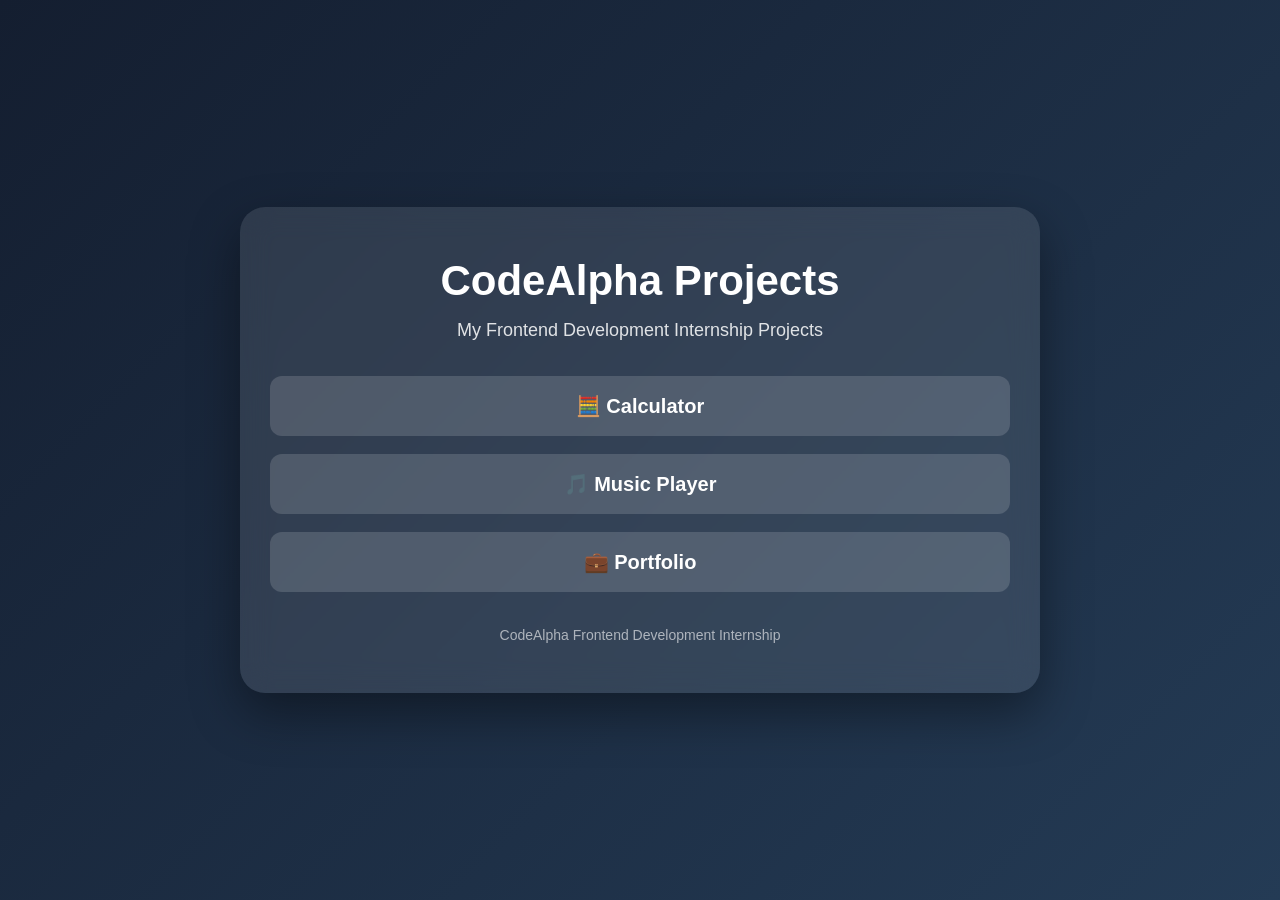
<file: index.html>
<!DOCTYPE html>
<html lang="en">
<head>
    <meta charset="UTF-8">
    <meta name="viewport" content="width=device-width, initial-scale=1.0">

    <title>CodeAlpha Projects</title>

    <style>
        * {
            margin: 0;
            padding: 0;
            box-sizing: border-box;
        }

        body {
            min-height: 100vh;
            display: flex;
            justify-content: center;
            align-items: center;
            font-family: Arial, sans-serif;
            background: linear-gradient(135deg, #141e30, #243b55);
            color: white;
        }

        .container {
            width: 90%;
            max-width: 800px;
            text-align: center;
            padding: 50px 30px;
            border-radius: 25px;
            background: rgba(255, 255, 255, 0.1);
            backdrop-filter: blur(15px);
            box-shadow: 0 20px 50px rgba(0, 0, 0, 0.4);
        }

        h1 {
            font-size: 42px;
            margin-bottom: 15px;
        }

        p {
            font-size: 18px;
            margin-bottom: 35px;
            opacity: 0.85;
        }

        .projects {
            display: flex;
            flex-direction: column;
            gap: 18px;
        }

        a {
            display: block;
            padding: 18px;
            border-radius: 12px;
            background: rgba(255, 255, 255, 0.15);
            color: white;
            text-decoration: none;
            font-size: 20px;
            font-weight: bold;
            transition: 0.3s;
        }

        a:hover {
            transform: translateY(-3px);
            background: rgba(255, 255, 255, 0.25);
        }

        .footer {
            margin-top: 35px;
            font-size: 14px;
            opacity: 0.6;
        }
    </style>
</head>

<body>

    <div class="container">

        <h1>CodeAlpha Projects</h1>

        <p>My Frontend Development Internship Projects</p>

        <div class="projects">

            <a href="./Calculator/">
                🧮 Calculator
            </a>

            <a href="./Music%20Player/">
                🎵 Music Player
            </a>

            <a href="./Portfolio/">
                💼 Portfolio
            </a>

        </div>

        <div class="footer">
            CodeAlpha Frontend Development Internship
        </div>

    </div>

</body>
</html>
</file>
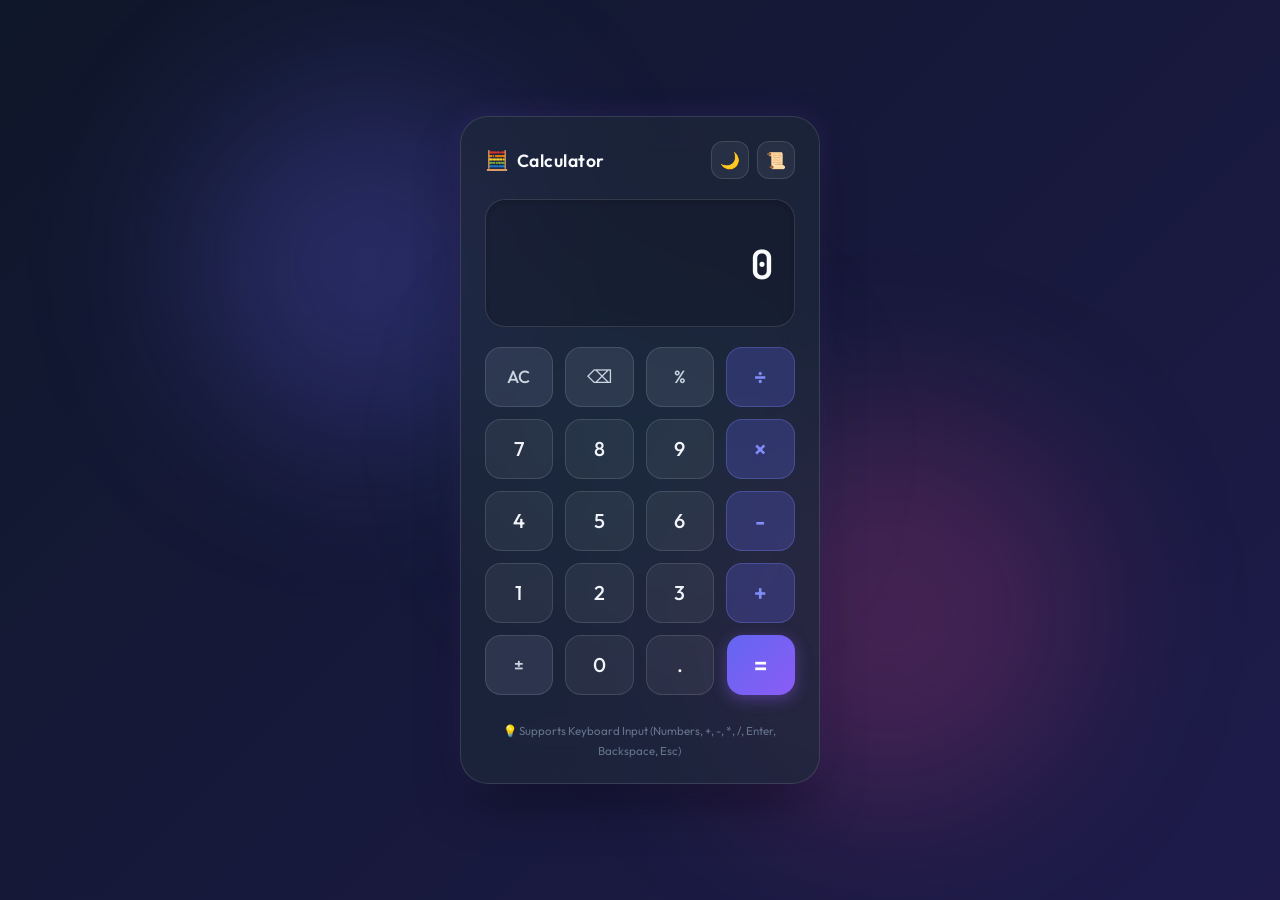
<file: Calculator/index.html>
<!DOCTYPE html>
<html lang="en">
<head>
  <meta charset="UTF-8">
  <meta name="viewport" content="width=device-width, initial-scale=1.0">
  <title>Smart Glassmorphic Calculator</title>
  <meta name="description" content="A modern, aesthetic, real-time basic calculator built with HTML, CSS, and JavaScript featuring keyboard support, expression history, and sleek glassmorphic UI.">
  <link rel="preconnect" href="https://fonts.googleapis.com">
  <link rel="preconnect" href="https://fonts.gstatic.com" crossorigin>
  <link href="https://fonts.googleapis.com/css2?family=Outfit:wght@300;400;500;600;700&family=JetBrains+Mono:wght@400;500;600&display=swap" rel="stylesheet">
  <link rel="stylesheet" href="style.css">
</head>
<body>
  <div class="background-globes">
    <div class="globe globe-1"></div>
    <div class="globe globe-2"></div>
    <div class="globe globe-3"></div>
  </div>

  <main class="app-container">
    <!-- Calculator Card -->
    <div class="calculator-card">
      <!-- Header / Control bar -->
      <header class="calculator-header">
        <div class="app-title">
          <span class="logo-icon">🧮</span>
          <h1>Calculator</h1>
        </div>
        <div class="header-actions">
          <button id="themeToggle" class="icon-btn" title="Toggle Theme" aria-label="Toggle Theme">
            <span class="theme-icon">🌙</span>
          </button>
          <button id="historyToggle" class="icon-btn" title="Toggle History" aria-label="Toggle History">
            <span class="history-icon">📜</span>
          </button>
        </div>
      </header>

      <!-- Display Screen -->
      <section class="display-container" aria-label="Calculator Display">
        <div class="expression-line" id="expressionDisplay" aria-live="polite"></div>
        <div class="main-display" id="mainDisplay" aria-live="polite">0</div>
        <div class="preview-line" id="previewDisplay"></div>
      </section>

      <!-- Keypad -->
      <section class="keypad" aria-label="Calculator Keypad">
        <!-- Row 1 -->
        <button class="btn btn-function" data-action="clear-all" id="btn-AC" title="All Clear (Esc)">AC</button>
        <button class="btn btn-function" data-action="backspace" id="btn-backspace" title="Backspace (Backspace)">⌫</button>
        <button class="btn btn-function" data-action="percent" id="btn-percent" title="Percentage (%)">%</button>
        <button class="btn btn-operator" data-action="operator" data-value="÷" id="btn-divide" title="Divide (/)">÷</button>

        <!-- Row 2 -->
        <button class="btn btn-number" data-value="7" id="btn-7">7</button>
        <button class="btn btn-number" data-value="8" id="btn-8">8</button>
        <button class="btn btn-number" data-value="9" id="btn-9">9</button>
        <button class="btn btn-operator" data-action="operator" data-value="×" id="btn-multiply" title="Multiply (*)">×</button>

        <!-- Row 3 -->
        <button class="btn btn-number" data-value="4" id="btn-4">4</button>
        <button class="btn btn-number" data-value="5" id="btn-5">5</button>
        <button class="btn btn-number" data-value="6" id="btn-6">6</button>
        <button class="btn btn-operator" data-action="operator" data-value="-" id="btn-subtract" title="Subtract (-)">-</button>

        <!-- Row 4 -->
        <button class="btn btn-number" data-value="1" id="btn-1">1</button>
        <button class="btn btn-number" data-value="2" id="btn-2">2</button>
        <button class="btn btn-number" data-value="3" id="btn-3">3</button>
        <button class="btn btn-operator" data-action="operator" data-value="+" id="btn-add" title="Add (+)">+</button>

        <!-- Row 5 -->
        <button class="btn btn-function" data-action="toggle-sign" id="btn-negate" title="Toggle Positive/Negative (±)">±</button>
        <button class="btn btn-number" data-value="0" id="btn-0">0</button>
        <button class="btn btn-number" data-value="." id="btn-decimal">.</button>
        <button class="btn btn-equals" data-action="calculate" id="btn-equals" title="Calculate (= / Enter)">=</button>
      </section>
      
      <!-- Footer Info -->
      <footer class="calculator-footer">
        <span class="kbd-hint">💡 Supports Keyboard Input (Numbers, +, -, *, /, Enter, Backspace, Esc)</span>
      </footer>
    </div>

    <!-- History Panel Side Drawer -->
    <aside class="history-panel" id="historyPanel" aria-label="Calculation History">
      <div class="history-header">
        <h2>Calculation History</h2>
        <button id="closeHistory" class="close-btn" title="Close Panel">&times;</button>
      </div>
      <div class="history-list" id="historyList">
        <p class="no-history">No calculations yet</p>
      </div>
      <div class="history-footer">
        <button id="clearHistoryBtn" class="clear-history-btn">Clear History</button>
      </div>
    </aside>
  </main>

  <script src="script.js"></script>
</body>
</html>
</file>
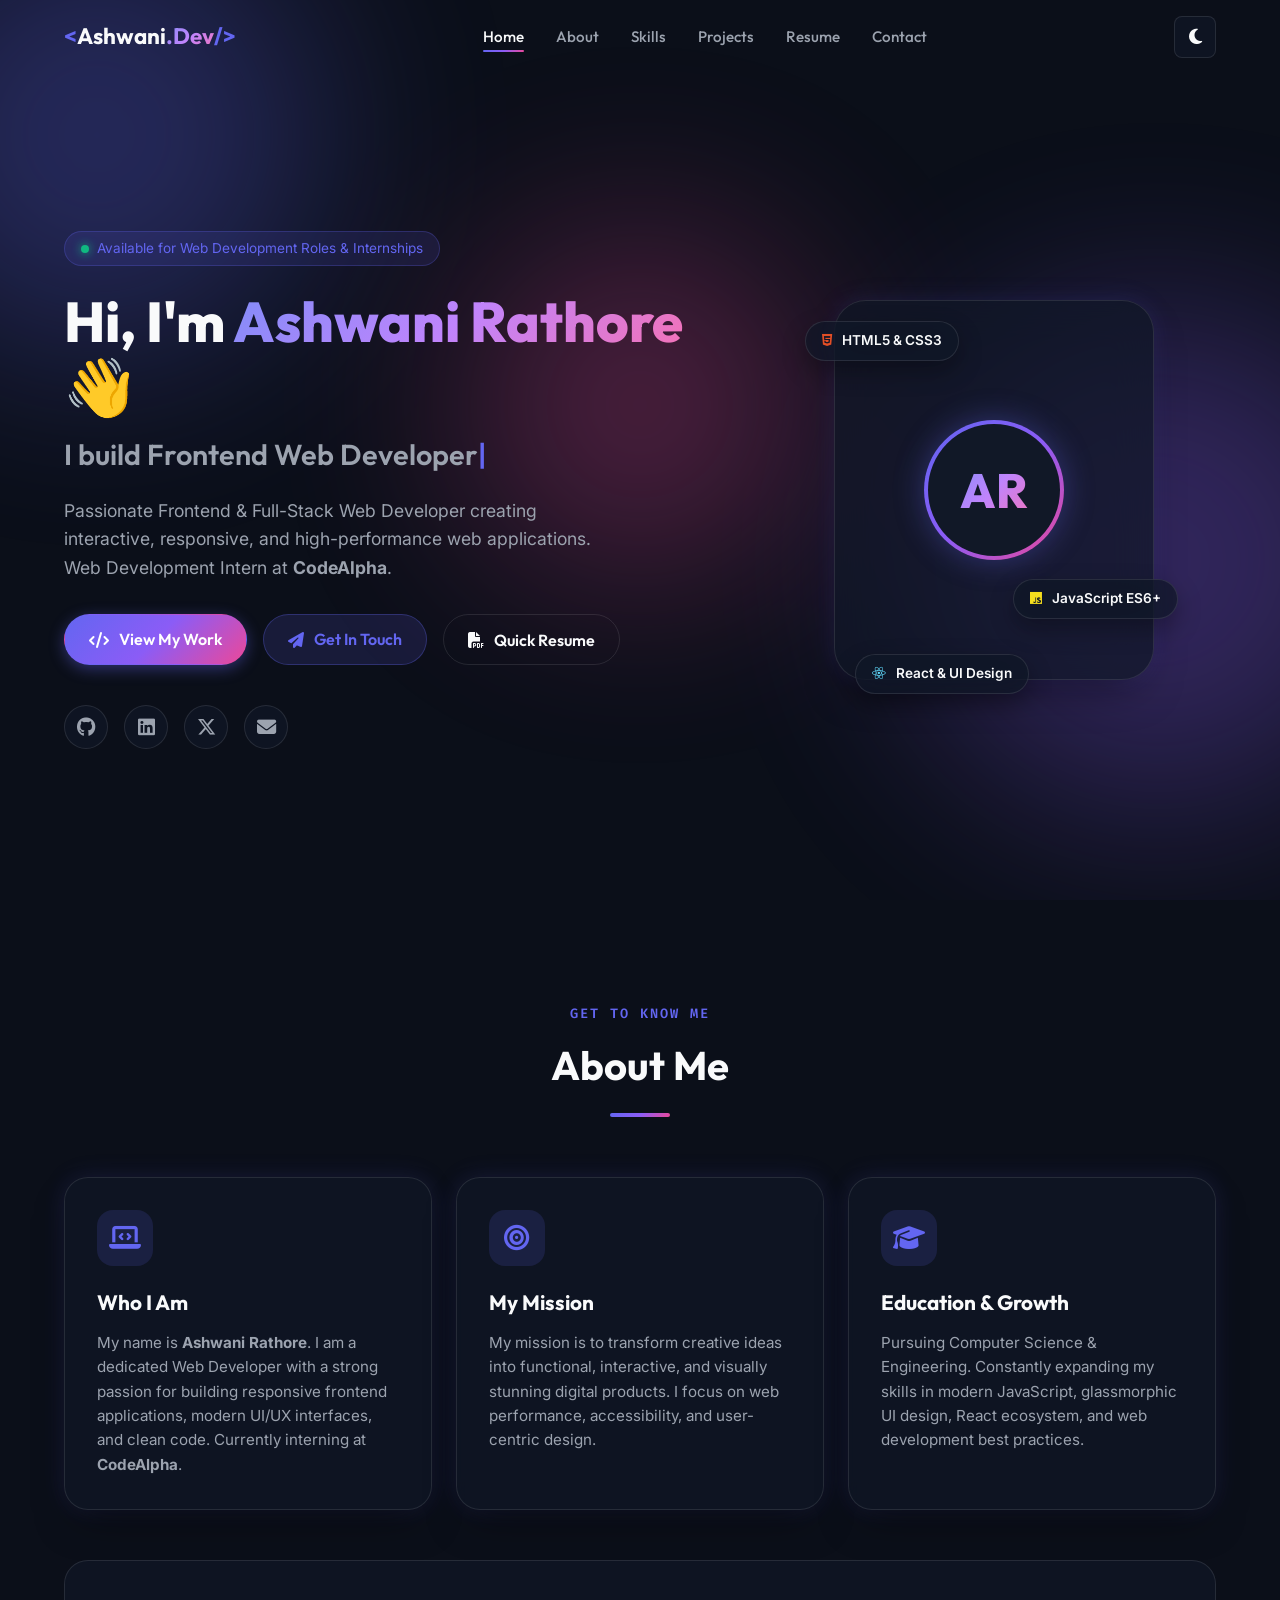
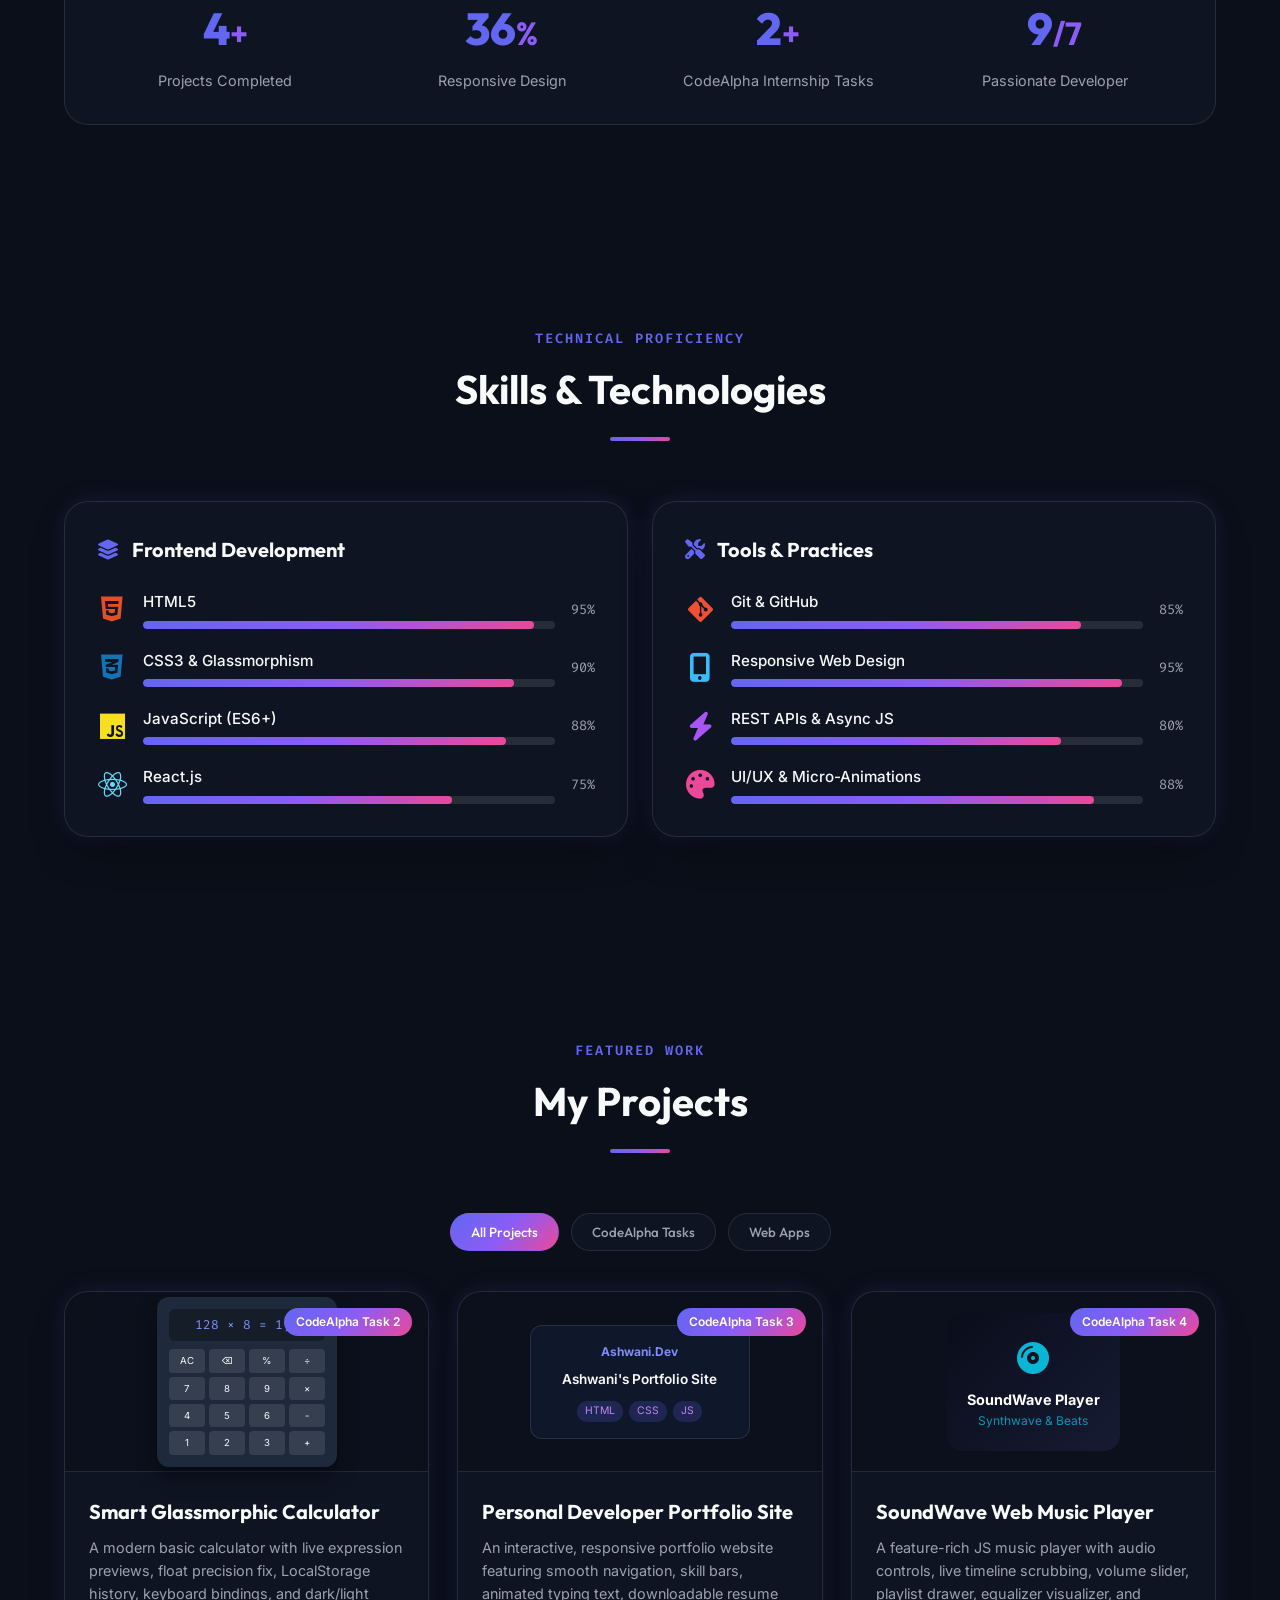
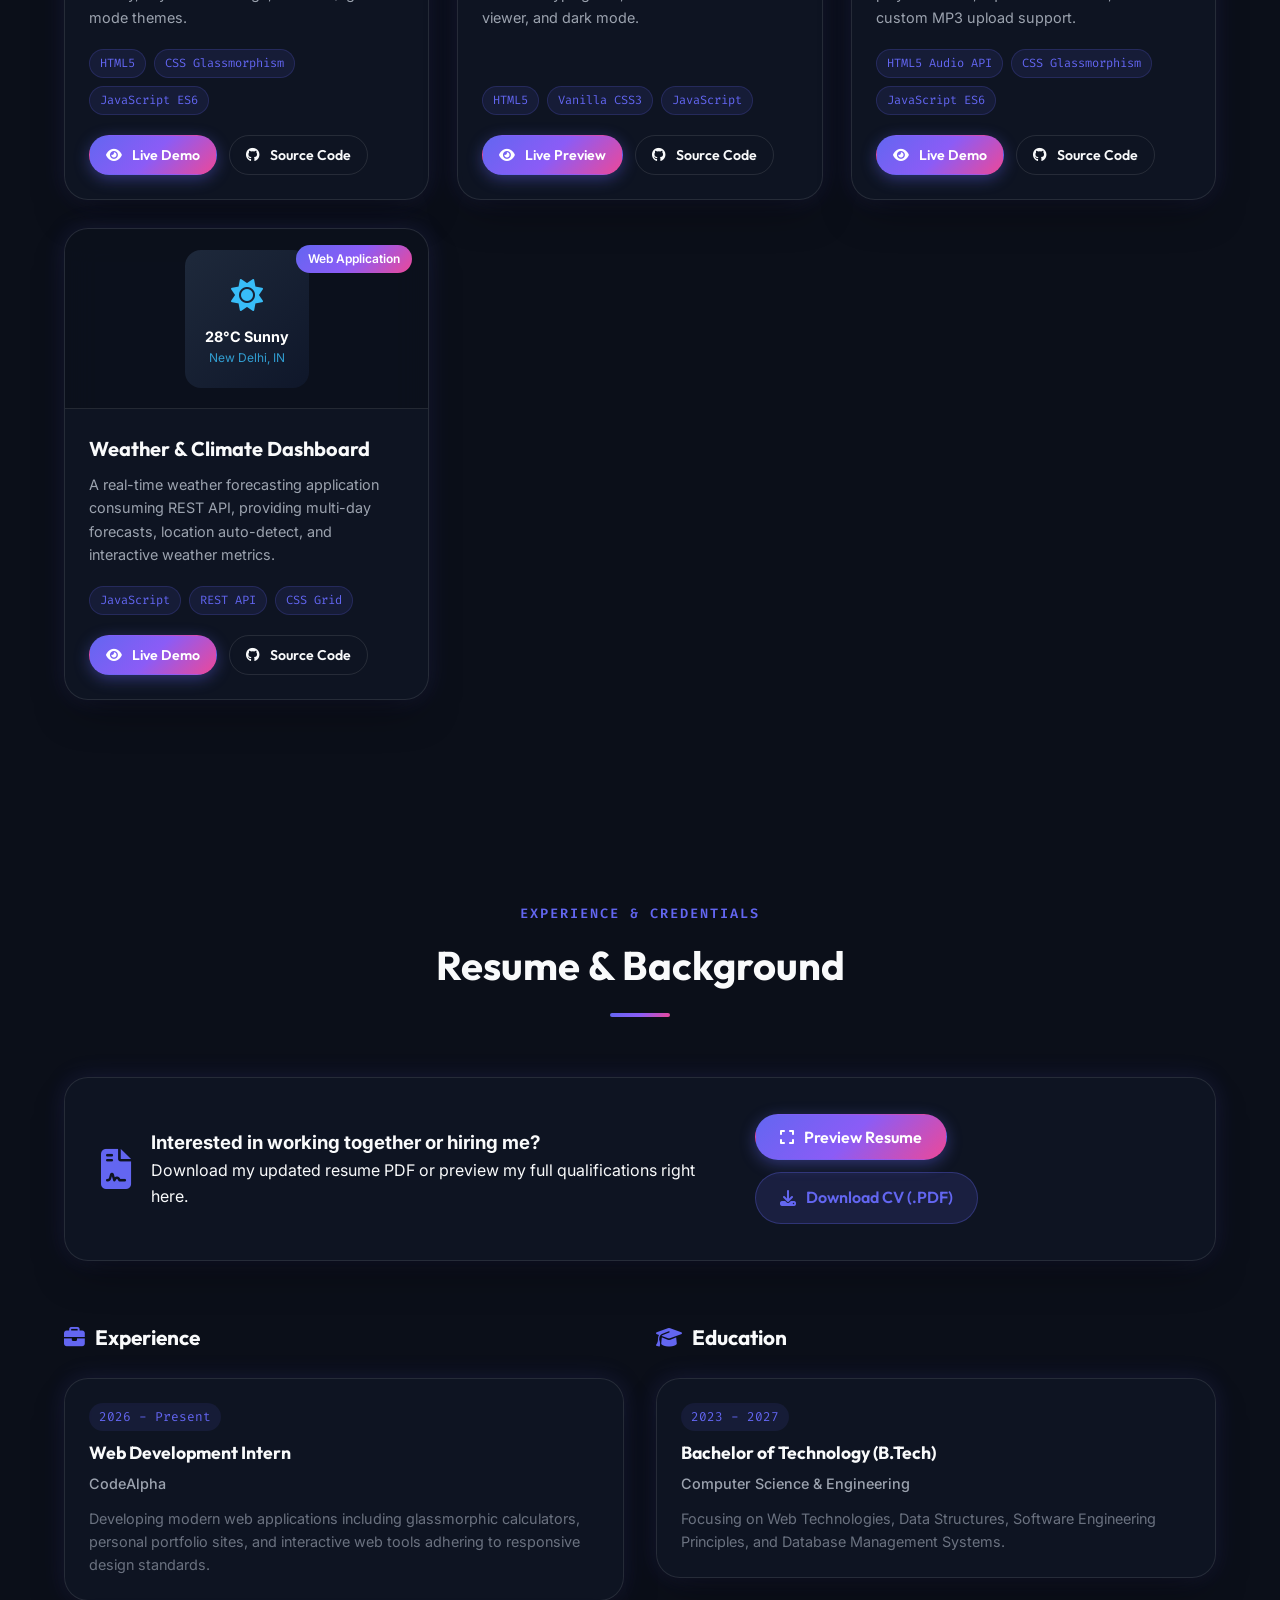
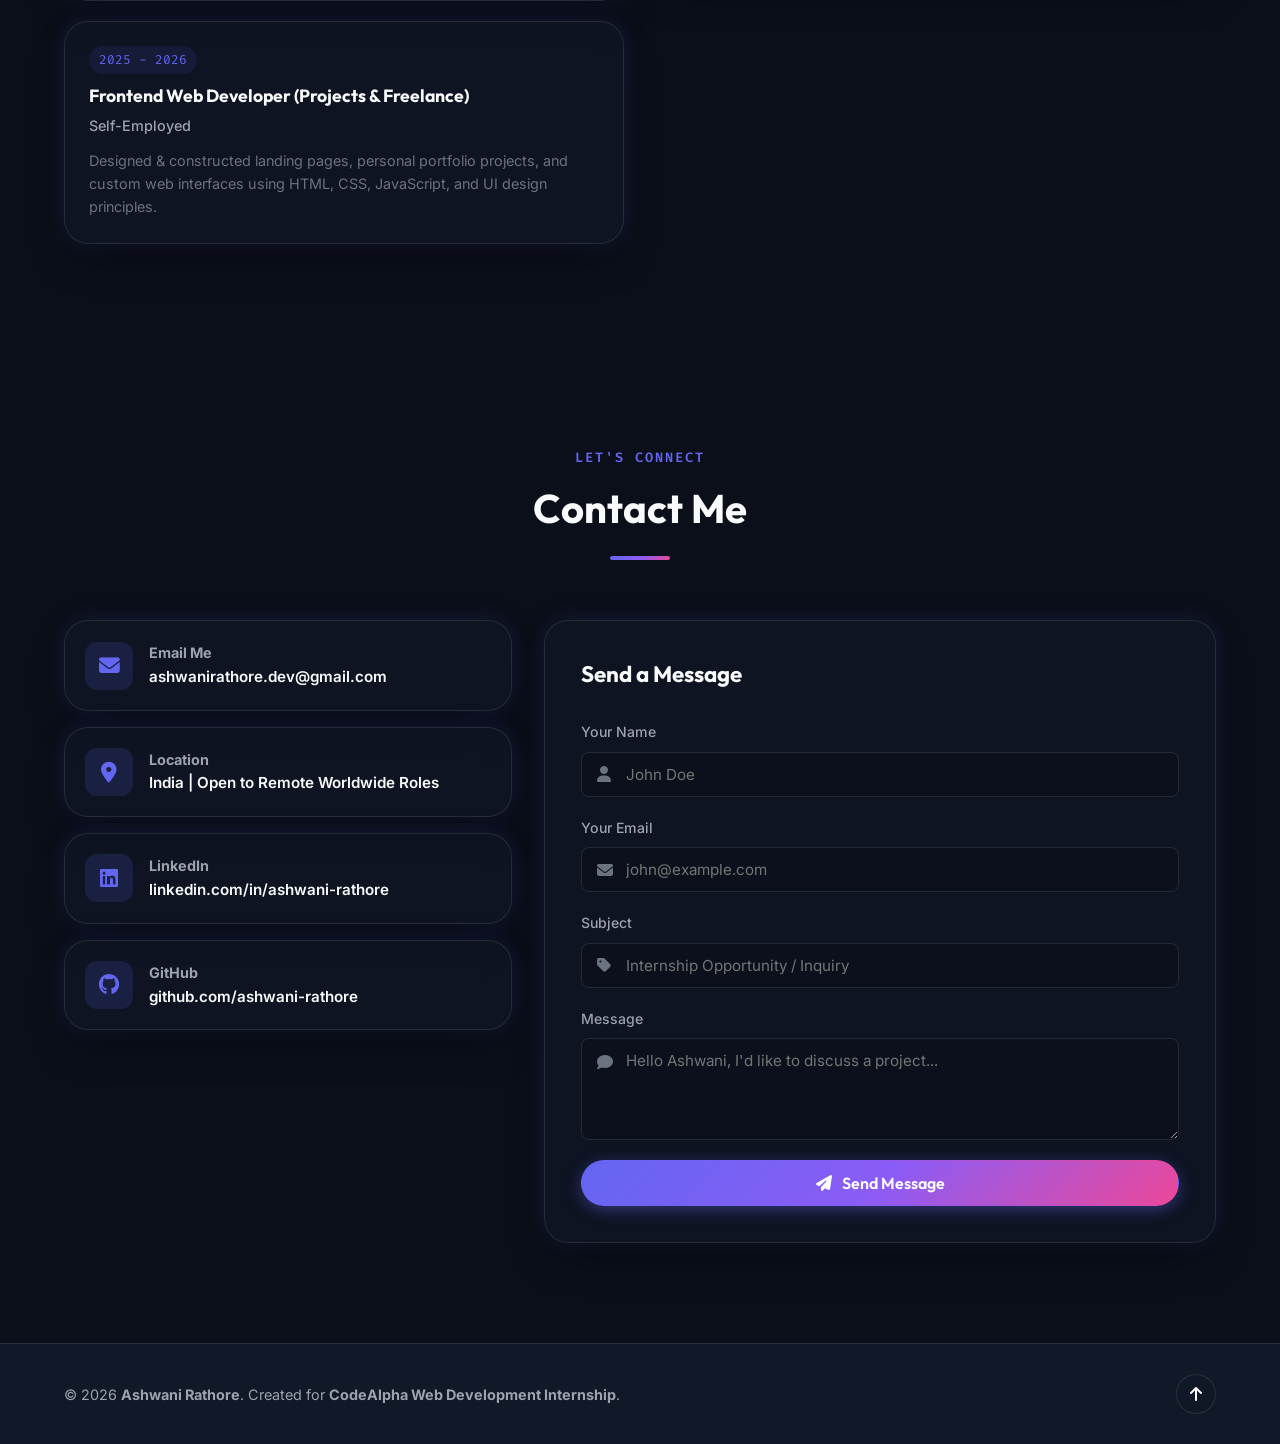
<file: CodeAlpha_Portfolio/index.html>
<!DOCTYPE html>
<html lang="en" data-theme="dark">
<head>
  <meta charset="UTF-8">
  <meta name="viewport" content="width=device-width, initial-scale=1.0">
  <title>Ashwani Rathore | Web Developer Portfolio</title>
  <meta name="description" content="Personal Portfolio of Ashwani Rathore - Web Developer & CodeAlpha Intern showcasing skills, projects, resume, and contact information.">
  
  <!-- Google Fonts -->
  <link rel="preconnect" href="https://fonts.googleapis.com">
  <link rel="preconnect" href="https://fonts.gstatic.com" crossorigin>
  <link href="https://fonts.googleapis.com/css2?family=Inter:wght@300;400;500;600;700&family=Outfit:wght@400;500;600;700;800&family=Fira+Code:wght@400;500&display=swap" rel="stylesheet">
  
  <!-- Font Awesome Icons -->
  <link rel="stylesheet" href="https://cdnjs.cloudflare.com/ajax/libs/font-awesome/6.4.0/css/all.min.css">
  
  <!-- Custom CSS -->
  <link rel="stylesheet" href="style.css">
</head>
<body>
  <!-- Ambient Background Effect -->
  <div class="bg-blur-container">
    <div class="blur-circle circle-1"></div>
    <div class="blur-circle circle-2"></div>
    <div class="blur-circle circle-3"></div>
  </div>

  <!-- Navigation Bar -->
  <nav class="navbar" id="navbar">
    <div class="nav-container">
      <a href="#hero" class="nav-logo">
        <span class="logo-bracket">&lt;</span>Ashwani<span class="logo-accent">.Dev</span><span class="logo-bracket"> /&gt;</span>
      </a>

      <ul class="nav-menu" id="navMenu">
        <li><a href="#hero" class="nav-link active">Home</a></li>
        <li><a href="#about" class="nav-link">About</a></li>
        <li><a href="#skills" class="nav-link">Skills</a></li>
        <li><a href="#projects" class="nav-link">Projects</a></li>
        <li><a href="#resume" class="nav-link">Resume</a></li>
        <li><a href="#contact" class="nav-link">Contact</a></li>
      </ul>

      <div class="nav-controls">
        <button id="themeToggle" class="theme-btn" aria-label="Toggle Theme" title="Toggle Theme">
          <i class="fa-solid fa-moon"></i>
        </button>
        <button id="menuToggle" class="hamburger-btn" aria-label="Toggle Menu" title="Toggle Navigation Menu">
          <span></span>
          <span></span>
          <span></span>
        </button>
      </div>
    </div>
  </nav>

  <!-- Hero Section -->
  <header class="hero-section" id="hero">
    <div class="hero-content">
      <div class="hero-badge">
        <span class="pulse-dot"></span> Available for Web Development Roles & Internships
      </div>
      <h1 class="hero-title">
        Hi, I'm <span class="text-gradient">Ashwani Rathore</span> 👋
      </h1>
      <h2 class="hero-subtitle">
        I build <span class="typing-text" id="typingText"></span><span class="cursor">|</span>
      </h2>
      <p class="hero-description">
        Passionate Frontend & Full-Stack Web Developer creating interactive, responsive, and high-performance web applications. Web Development Intern at <strong>CodeAlpha</strong>.
      </p>

      <div class="hero-buttons">
        <a href="#projects" class="btn btn-primary">
          <i class="fa-solid fa-code"></i> View My Work
        </a>
        <a href="#contact" class="btn btn-secondary">
          <i class="fa-solid fa-paper-plane"></i> Get In Touch
        </a>
        <button id="quickResumeBtn" class="btn btn-outline">
          <i class="fa-solid fa-file-pdf"></i> Quick Resume
        </button>
      </div>

      <div class="hero-socials">
        <a href="https://github.com" target="_blank" rel="noopener noreferrer" title="GitHub Profile"><i class="fa-brands fa-github"></i></a>
        <a href="https://linkedin.com" target="_blank" rel="noopener noreferrer" title="LinkedIn Profile"><i class="fa-brands fa-linkedin"></i></a>
        <a href="https://twitter.com" target="_blank" rel="noopener noreferrer" title="Twitter/X Profile"><i class="fa-brands fa-x-twitter"></i></a>
        <a href="mailto:ashwanirathore.dev@gmail.com" title="Send Email"><i class="fa-solid fa-envelope"></i></a>
      </div>
    </div>

    <div class="hero-visual">
      <div class="glass-avatar-card">
        <div class="avatar-img-wrapper">
          <div class="avatar-placeholder">
            <span class="avatar-initials">AR</span>
          </div>
        </div>
        <div class="floating-badge badge-1">
          <i class="fa-brands fa-html5" style="color: #e34f26;"></i>
          <span>HTML5 & CSS3</span>
        </div>
        <div class="floating-badge badge-2">
          <i class="fa-brands fa-js" style="color: #f7df1e;"></i>
          <span>JavaScript ES6+</span>
        </div>
        <div class="floating-badge badge-3">
          <i class="fa-brands fa-react" style="color: #61dafb;"></i>
          <span>React & UI Design</span>
        </div>
      </div>
    </div>
  </header>

  <main>
    <!-- About Section -->
    <section class="section about-section" id="about">
      <div class="container">
        <div class="section-header text-center">
          <span class="section-tag">Get To Know Me</span>
          <h2 class="section-title">About Me</h2>
          <div class="section-line"></div>
        </div>

        <div class="about-grid">
          <div class="about-card glass-card">
            <div class="about-icon"><i class="fa-solid fa-laptop-code"></i></div>
            <h3>Who I Am</h3>
            <p>
              My name is <strong>Ashwani Rathore</strong>. I am a dedicated Web Developer with a strong passion for building responsive frontend applications, modern UI/UX interfaces, and clean code. Currently interning at <strong>CodeAlpha</strong>.
            </p>
          </div>

          <div class="about-card glass-card">
            <div class="about-icon"><i class="fa-solid fa-bullseye"></i></div>
            <h3>My Mission</h3>
            <p>
              My mission is to transform creative ideas into functional, interactive, and visually stunning digital products. I focus on web performance, accessibility, and user-centric design.
            </p>
          </div>

          <div class="about-card glass-card">
            <div class="about-icon"><i class="fa-solid fa-graduation-cap"></i></div>
            <h3>Education & Growth</h3>
            <p>
              Pursuing Computer Science & Engineering. Constantly expanding my skills in modern JavaScript, glassmorphic UI design, React ecosystem, and web development best practices.
            </p>
          </div>
        </div>

        <!-- Quick Stats -->
        <div class="stats-row">
          <div class="stat-box">
            <span class="stat-number" data-target="10">0</span><span class="stat-plus">+</span>
            <span class="stat-label">Projects Completed</span>
          </div>
          <div class="stat-box">
            <span class="stat-number" data-target="100">0</span><span class="stat-plus">%</span>
            <span class="stat-label">Responsive Design</span>
          </div>
          <div class="stat-box">
            <span class="stat-number" data-target="3">0</span><span class="stat-plus">+</span>
            <span class="stat-label">CodeAlpha Internship Tasks</span>
          </div>
          <div class="stat-box">
            <span class="stat-number" data-target="24">0</span><span class="stat-plus">/7</span>
            <span class="stat-label">Passionate Developer</span>
          </div>
        </div>
      </div>
    </section>

    <!-- Skills Section -->
    <section class="section skills-section" id="skills">
      <div class="container">
        <div class="section-header text-center">
          <span class="section-tag">Technical Proficiency</span>
          <h2 class="section-title">Skills & Technologies</h2>
          <div class="section-line"></div>
        </div>

        <div class="skills-wrapper">
          <!-- Skill Category: Frontend -->
          <div class="skills-category glass-card">
            <h3 class="category-title"><i class="fa-solid fa-layer-group"></i> Frontend Development</h3>
            <div class="skills-grid">
              <div class="skill-card">
                <i class="fa-brands fa-html5 skill-icon" style="color: #e34f26;"></i>
                <div class="skill-info">
                  <div class="skill-name">HTML5</div>
                  <div class="skill-bar"><div class="skill-fill" style="width: 95%;"></div></div>
                </div>
                <span class="skill-percent">95%</span>
              </div>

              <div class="skill-card">
                <i class="fa-brands fa-css3-alt skill-icon" style="color: #1572b6;"></i>
                <div class="skill-info">
                  <div class="skill-name">CSS3 & Glassmorphism</div>
                  <div class="skill-bar"><div class="skill-fill" style="width: 90%;"></div></div>
                </div>
                <span class="skill-percent">90%</span>
              </div>

              <div class="skill-card">
                <i class="fa-brands fa-js skill-icon" style="color: #f7df1e;"></i>
                <div class="skill-info">
                  <div class="skill-name">JavaScript (ES6+)</div>
                  <div class="skill-bar"><div class="skill-fill" style="width: 88%;"></div></div>
                </div>
                <span class="skill-percent">88%</span>
              </div>

              <div class="skill-card">
                <i class="fa-brands fa-react skill-icon" style="color: #61dafb;"></i>
                <div class="skill-info">
                  <div class="skill-name">React.js</div>
                  <div class="skill-bar"><div class="skill-fill" style="width: 75%;"></div></div>
                </div>
                <span class="skill-percent">75%</span>
              </div>
            </div>
          </div>

          <!-- Skill Category: Tools & Workflow -->
          <div class="skills-category glass-card">
            <h3 class="category-title"><i class="fa-solid fa-screwdriver-wrench"></i> Tools & Practices</h3>
            <div class="skills-grid">
              <div class="skill-card">
                <i class="fa-brands fa-git-alt skill-icon" style="color: #f05032;"></i>
                <div class="skill-info">
                  <div class="skill-name">Git & GitHub</div>
                  <div class="skill-bar"><div class="skill-fill" style="width: 85%;"></div></div>
                </div>
                <span class="skill-percent">85%</span>
              </div>

              <div class="skill-card">
                <i class="fa-solid fa-mobile-screen-button skill-icon" style="color: #38bdf8;"></i>
                <div class="skill-info">
                  <div class="skill-name">Responsive Web Design</div>
                  <div class="skill-bar"><div class="skill-fill" style="width: 95%;"></div></div>
                </div>
                <span class="skill-percent">95%</span>
              </div>

              <div class="skill-card">
                <i class="fa-solid fa-bolt skill-icon" style="color: #a855f7;"></i>
                <div class="skill-info">
                  <div class="skill-name">REST APIs & Async JS</div>
                  <div class="skill-bar"><div class="skill-fill" style="width: 80%;"></div></div>
                </div>
                <span class="skill-percent">80%</span>
              </div>

              <div class="skill-card">
                <i class="fa-solid fa-palette skill-icon" style="color: #ec4899;"></i>
                <div class="skill-info">
                  <div class="skill-name">UI/UX & Micro-Animations</div>
                  <div class="skill-bar"><div class="skill-fill" style="width: 88%;"></div></div>
                </div>
                <span class="skill-percent">88%</span>
              </div>
            </div>
          </div>
        </div>
      </div>
    </section>

    <!-- Projects Section -->
    <section class="section projects-section" id="projects">
      <div class="container">
        <div class="section-header text-center">
          <span class="section-tag">Featured Work</span>
          <h2 class="section-title">My Projects</h2>
          <div class="section-line"></div>
        </div>

        <!-- Filter Buttons -->
        <div class="project-filters">
          <button class="filter-btn active" data-filter="all">All Projects</button>
          <button class="filter-btn" data-filter="codealpha">CodeAlpha Tasks</button>
          <button class="filter-btn" data-filter="web">Web Apps</button>
        </div>

        <!-- Projects Grid -->
        <div class="projects-grid">
          <!-- Project 1: CodeAlpha Calculator (Task 2) -->
          <article class="project-card glass-card" data-category="codealpha web">
            <div class="project-badge">CodeAlpha Task 2</div>
            <div class="project-img-wrapper">
              <div class="project-preview-mockup">
                <div class="mockup-calc">
                  <div class="mockup-screen">128 × 8 = 1,024</div>
                  <div class="mockup-buttons">
                    <span>AC</span><span>⌫</span><span>%</span><span>÷</span>
                    <span>7</span><span>8</span><span>9</span><span>×</span>
                    <span>4</span><span>5</span><span>6</span><span>-</span>
                    <span>1</span><span>2</span><span>3</span><span>+</span>
                  </div>
                </div>
              </div>
            </div>
            <div class="project-content">
              <h3 class="project-title">Smart Glassmorphic Calculator</h3>
              <p class="project-desc">
                A modern basic calculator with live expression previews, float precision fix, LocalStorage history, keyboard bindings, and dark/light mode themes.
              </p>
              <div class="project-tech">
                <span>HTML5</span>
                <span>CSS Glassmorphism</span>
                <span>JavaScript ES6</span>
              </div>
              <div class="project-links">
                <a href="../calculator/index.html" target="_blank" class="btn btn-sm btn-primary">
                  <i class="fa-solid fa-eye"></i> Live Demo
                </a>
                <a href="https://github.com" target="_blank" rel="noopener noreferrer" class="btn btn-sm btn-outline">
                  <i class="fa-brands fa-github"></i> Source Code
                </a>
              </div>
            </div>
          </article>

          <!-- Project 2: Developer Portfolio (Task 3) -->
          <article class="project-card glass-card" data-category="codealpha web">
            <div class="project-badge">CodeAlpha Task 3</div>
            <div class="project-img-wrapper">
              <div class="project-preview-mockup">
                <div class="mockup-portfolio">
                  <div class="mockup-nav"><span>Ashwani.Dev</span></div>
                  <div class="mockup-hero-text">Ashwani's Portfolio Site</div>
                  <div class="mockup-chips"><span>HTML</span><span>CSS</span><span>JS</span></div>
                </div>
              </div>
            </div>
            <div class="project-content">
              <h3 class="project-title">Personal Developer Portfolio Site</h3>
              <p class="project-desc">
                An interactive, responsive portfolio website featuring smooth navigation, skill bars, animated typing text, downloadable resume viewer, and dark mode.
              </p>
              <div class="project-tech">
                <span>HTML5</span>
                <span>Vanilla CSS3</span>
                <span>JavaScript</span>
              </div>
              <div class="project-links">
                <a href="#hero" class="btn btn-sm btn-primary">
                  <i class="fa-solid fa-eye"></i> Live Preview
                </a>
                <a href="https://github.com" target="_blank" rel="noopener noreferrer" class="btn btn-sm btn-outline">
                  <i class="fa-brands fa-github"></i> Source Code
                </a>
              </div>
            </div>
          </article>

          <!-- Project 3: SoundWave Music Player (Task 4) -->
          <article class="project-card glass-card" data-category="codealpha web">
            <div class="project-badge">CodeAlpha Task 4</div>
            <div class="project-img-wrapper">
              <div class="project-preview-mockup">
                <div class="mockup-weather" style="background: linear-gradient(135deg, #0a0d1a, #161b33); color: #06b6d4;">
                  <div class="mockup-sun"><i class="fa-solid fa-compact-disc"></i></div>
                  <div class="mockup-temp">SoundWave Player</div>
                  <div class="mockup-city">Synthwave & Beats</div>
                </div>
              </div>
            </div>
            <div class="project-content">
              <h3 class="project-title">SoundWave Web Music Player</h3>
              <p class="project-desc">
                A feature-rich JS music player with audio controls, live timeline scrubbing, volume slider, playlist drawer, equalizer visualizer, and custom MP3 upload support.
              </p>
              <div class="project-tech">
                <span>HTML5 Audio API</span>
                <span>CSS Glassmorphism</span>
                <span>JavaScript ES6</span>
              </div>
              <div class="project-links">
                <a href="../music-player/index.html" target="_blank" class="btn btn-sm btn-primary">
                  <i class="fa-solid fa-eye"></i> Live Demo
                </a>
                <a href="https://github.com" target="_blank" rel="noopener noreferrer" class="btn btn-sm btn-outline">
                  <i class="fa-brands fa-github"></i> Source Code
                </a>
              </div>
            </div>
          </article>

          <!-- Project 3: Weather App -->
          <article class="project-card glass-card" data-category="web">
            <div class="project-badge">Web Application</div>
            <div class="project-img-wrapper">
              <div class="project-preview-mockup">
                <div class="mockup-weather">
                  <div class="mockup-sun"><i class="fa-solid fa-sun"></i></div>
                  <div class="mockup-temp">28°C Sunny</div>
                  <div class="mockup-city">New Delhi, IN</div>
                </div>
              </div>
            </div>
            <div class="project-content">
              <h3 class="project-title">Weather & Climate Dashboard</h3>
              <p class="project-desc">
                A real-time weather forecasting application consuming REST API, providing multi-day forecasts, location auto-detect, and interactive weather metrics.
              </p>
              <div class="project-tech">
                <span>JavaScript</span>
                <span>REST API</span>
                <span>CSS Grid</span>
              </div>
              <div class="project-links">
                <a href="#" class="btn btn-sm btn-primary" onclick="alert('Demo link active in production deployment!')">
                  <i class="fa-solid fa-eye"></i> Live Demo
                </a>
                <a href="https://github.com" target="_blank" rel="noopener noreferrer" class="btn btn-sm btn-outline">
                  <i class="fa-brands fa-github"></i> Source Code
                </a>
              </div>
            </div>
          </article>
        </div>
      </div>
    </section>

    <!-- Resume Section -->
    <section class="section resume-section" id="resume">
      <div class="container">
        <div class="section-header text-center">
          <span class="section-tag">Experience & Credentials</span>
          <h2 class="section-title">Resume & Background</h2>
          <div class="section-line"></div>
        </div>

        <div class="resume-cta-box glass-card">
          <div class="resume-cta-content">
            <i class="fa-solid fa-file-contract resume-icon"></i>
            <div>
              <h3>Interested in working together or hiring me?</h3>
              <p>Download my updated resume PDF or preview my full qualifications right here.</p>
            </div>
          </div>
          <div class="resume-cta-actions">
            <button id="viewResumeModalBtn" class="btn btn-primary">
              <i class="fa-solid fa-expand"></i> Preview Resume
            </button>
            <a href="#" id="downloadResumeBtn" class="btn btn-secondary" onclick="triggerResumeDownload(event)">
              <i class="fa-solid fa-download"></i> Download CV (.PDF)
            </a>
          </div>
        </div>

        <!-- Resume Timeline -->
        <div class="timeline-grid">
          <!-- Experience Timeline -->
          <div class="timeline-col">
            <h3 class="timeline-heading"><i class="fa-solid fa-briefcase"></i> Experience</h3>
            <div class="timeline">
              <div class="timeline-item glass-card">
                <span class="timeline-date">2026 - Present</span>
                <h4 class="timeline-title">Web Development Intern</h4>
                <h5 class="timeline-subtitle">CodeAlpha</h5>
                <p class="timeline-text">
                  Developing modern web applications including glassmorphic calculators, personal portfolio sites, and interactive web tools adhering to responsive design standards.
                </p>
              </div>

              <div class="timeline-item glass-card">
                <span class="timeline-date">2025 - 2026</span>
                <h4 class="timeline-title">Frontend Web Developer (Projects & Freelance)</h4>
                <h5 class="timeline-subtitle">Self-Employed</h5>
                <p class="timeline-text">
                  Designed & constructed landing pages, personal portfolio projects, and custom web interfaces using HTML, CSS, JavaScript, and UI design principles.
                </p>
              </div>
            </div>
          </div>

          <!-- Education Timeline -->
          <div class="timeline-col">
            <h3 class="timeline-heading"><i class="fa-solid fa-graduation-cap"></i> Education</h3>
            <div class="timeline">
              <div class="timeline-item glass-card">
                <span class="timeline-date">2023 - 2027</span>
                <h4 class="timeline-title">Bachelor of Technology (B.Tech)</h4>
                <h5 class="timeline-subtitle">Computer Science & Engineering</h5>
                <p class="timeline-text">
                  Focusing on Web Technologies, Data Structures, Software Engineering Principles, and Database Management Systems.
                </p>
              </div>
            </div>
          </div>
        </div>
      </div>
    </section>

    <!-- Contact Section -->
    <section class="section contact-section" id="contact">
      <div class="container">
        <div class="section-header text-center">
          <span class="section-tag">Let's Connect</span>
          <h2 class="section-title">Contact Me</h2>
          <div class="section-line"></div>
        </div>

        <div class="contact-grid">
          <!-- Contact Info Cards -->
          <div class="contact-info">
            <div class="contact-card glass-card">
              <div class="contact-icon-box"><i class="fa-solid fa-envelope"></i></div>
              <div>
                <h4>Email Me</h4>
                <a href="mailto:ashwanirathore.dev@gmail.com">ashwanirathore.dev@gmail.com</a>
              </div>
            </div>

            <div class="contact-card glass-card">
              <div class="contact-icon-box"><i class="fa-solid fa-location-dot"></i></div>
              <div>
                <h4>Location</h4>
                <p>India | Open to Remote Worldwide Roles</p>
              </div>
            </div>

            <div class="contact-card glass-card">
              <div class="contact-icon-box"><i class="fa-brands fa-linkedin"></i></div>
              <div>
                <h4>LinkedIn</h4>
                <a href="https://linkedin.com" target="_blank" rel="noopener noreferrer">linkedin.com/in/ashwani-rathore</a>
              </div>
            </div>

            <div class="contact-card glass-card">
              <div class="contact-icon-box"><i class="fa-brands fa-github"></i></div>
              <div>
                <h4>GitHub</h4>
                <a href="https://github.com" target="_blank" rel="noopener noreferrer">github.com/ashwani-rathore</a>
              </div>
            </div>
          </div>

          <!-- Contact Form -->
          <form class="contact-form glass-card" id="contactForm" novalidate>
            <h3>Send a Message</h3>
            
            <div class="form-group">
              <label for="name">Your Name</label>
              <div class="input-wrapper">
                <i class="fa-solid fa-user"></i>
                <input type="text" id="name" name="name" placeholder="John Doe" required>
              </div>
            </div>

            <div class="form-group">
              <label for="email">Your Email</label>
              <div class="input-wrapper">
                <i class="fa-solid fa-envelope"></i>
                <input type="email" id="email" name="email" placeholder="john@example.com" required>
              </div>
            </div>

            <div class="form-group">
              <label for="subject">Subject</label>
              <div class="input-wrapper">
                <i class="fa-solid fa-tag"></i>
                <input type="text" id="subject" name="subject" placeholder="Internship Opportunity / Inquiry" required>
              </div>
            </div>

            <div class="form-group">
              <label for="message">Message</label>
              <div class="input-wrapper textarea-wrapper">
                <i class="fa-solid fa-comment"></i>
                <textarea id="message" name="message" rows="4" placeholder="Hello Ashwani, I'd like to discuss a project..." required></textarea>
              </div>
            </div>

            <button type="submit" class="btn btn-primary btn-block" id="submitBtn">
              <i class="fa-solid fa-paper-plane"></i> Send Message
            </button>
            <div id="formAlert" class="form-alert"></div>
          </form>
        </div>
      </div>
    </section>
  </main>

  <!-- Resume Modal -->
  <div class="modal-overlay" id="resumeModal" aria-hidden="true">
    <div class="modal-container glass-card">
      <div class="modal-header">
        <h3><i class="fa-solid fa-file-user"></i> Resume Preview - Ashwani Rathore</h3>
        <button class="modal-close" id="closeResumeModal" title="Close Modal">&times;</button>
      </div>
      <div class="modal-body">
        <div class="resume-preview-sheet">
          <header class="resume-header">
            <h2>ASHWANI RATHORE</h2>
            <p>Web Developer | Frontend Specialist | CodeAlpha Intern</p>
            <div class="resume-contact-bar">
              <span>📧 ashwanirathore.dev@gmail.com</span> |
              <span>🌐 github.com/ashwani-rathore</span> |
              <span>📍 India</span>
            </div>
          </header>

          <hr class="resume-divider">

          <section class="resume-section-block">
            <h4>SUMMARY</h4>
            <p>Passionate Web Development Intern at CodeAlpha with expertise in crafting responsive, glassmorphic UI interfaces using HTML5, CSS3, and JavaScript ES6+. Adept at problem solving and web accessibility.</p>
          </section>

          <section class="resume-section-block">
            <h4>KEY SKILLS</h4>
            <ul>
              <li><strong>Languages:</strong> HTML5, CSS3, JavaScript (ES6+), SQL, Basics of React</li>
              <li><strong>UI Frameworks & Styles:</strong> Glassmorphism, CSS Grid/Flexbox, Responsive Design</li>
              <li><strong>Tools & Platforms:</strong> Git, GitHub, VS Code, GitHub Desktop, GitHub Pages deployment</li>
            </ul>
          </section>

          <section class="resume-section-block">
            <h4>PROJECT HIGHLIGHTS</h4>
            <ul>
              <li><strong>Smart Glassmorphic Calculator (CodeAlpha Task 2):</strong> Built calculator with float precision fix, keyboard controls, real-time result preview, and local storage history.</li>
              <li><strong>Personal Portfolio Site (CodeAlpha Task 3):</strong> Designed fully interactive portfolio with dynamic filtering, animated typing effect, dark theme toggle, and smooth scrolling.</li>
            </ul>
          </section>

          <section class="resume-section-block">
            <h4>EDUCATION</h4>
            <p><strong>B.Tech in Computer Science & Engineering</strong> (2023 - 2027)</p>
          </section>
        </div>
      </div>
      <div class="modal-footer">
        <button class="btn btn-secondary" onclick="triggerResumeDownload(event)">
          <i class="fa-solid fa-download"></i> Download Resume
        </button>
        <button class="btn btn-outline" id="modalCloseBtn">Close</button>
      </div>
    </div>
  </div>

  <!-- Footer -->
  <footer class="footer">
    <div class="container footer-container">
      <div class="footer-left">
        <p>&copy; 2026 <strong>Ashwani Rathore</strong>. Created for <strong>CodeAlpha Web Development Internship</strong>.</p>
      </div>
      <div class="footer-right">
        <a href="#hero" class="back-to-top" title="Back to top">
          <i class="fa-solid fa-arrow-up"></i>
        </a>
      </div>
    </div>
  </footer>

  <script src="script.js"></script>
</body>
</html>
</file>
<file: Calculator/style.css>
:root {
  /* Dark Mode Default Palette */
  --bg-gradient-start: #0f172a;
  --bg-gradient-end: #1e1b4b;
  --card-bg: rgba(30, 41, 59, 0.7);
  --card-border: rgba(255, 255, 255, 0.12);
  --card-shadow: 0 25px 50px -12px rgba(0, 0, 0, 0.5), 0 0 30px rgba(139, 92, 246, 0.15);
  
  --text-primary: #f8fafc;
  --text-secondary: #94a3b8;
  --text-muted: #64748b;
  
  --btn-num-bg: rgba(255, 255, 255, 0.06);
  --btn-num-hover: rgba(255, 255, 255, 0.12);
  --btn-num-active: rgba(255, 255, 255, 0.18);
  --btn-num-text: #f1f5f9;
  
  --btn-func-bg: rgba(148, 163, 184, 0.15);
  --btn-func-hover: rgba(148, 163, 184, 0.25);
  --btn-func-text: #cbd5e1;
  
  --btn-op-bg: rgba(99, 102, 241, 0.25);
  --btn-op-hover: rgba(99, 102, 241, 0.4);
  --btn-op-active: rgba(99, 102, 241, 0.55);
  --btn-op-text: #818cf8;
  --btn-op-border: rgba(129, 140, 248, 0.3);
  
  --btn-eq-bg: linear-gradient(135deg, #6366f1 0%, #8b5cf6 100%);
  --btn-eq-hover: linear-gradient(135deg, #4f46e5 0%, #7c3aed 100%);
  --btn-eq-shadow: 0 4px 15px rgba(139, 92, 246, 0.4);
  --btn-eq-text: #ffffff;
  
  --globe-1: rgba(99, 102, 241, 0.25);
  --globe-2: rgba(236, 72, 153, 0.2);
  --globe-3: rgba(16, 185, 129, 0.18);

  --font-main: 'Outfit', -apple-system, BlinkMacSystemFont, sans-serif;
  --font-mono: 'JetBrains Mono', monospace;
}

[data-theme="light"] {
  --bg-gradient-start: #e2e8f0;
  --bg-gradient-end: #cbd5e1;
  --card-bg: rgba(255, 255, 255, 0.75);
  --card-border: rgba(255, 255, 255, 0.6);
  --card-shadow: 0 20px 40px -15px rgba(0, 0, 0, 0.1), 0 0 20px rgba(99, 102, 241, 0.1);
  
  --text-primary: #0f172a;
  --text-secondary: #475569;
  --text-muted: #94a3b8;
  
  --btn-num-bg: rgba(255, 255, 255, 0.7);
  --btn-num-hover: rgba(255, 255, 255, 0.95);
  --btn-num-active: #ffffff;
  --btn-num-text: #1e293b;
  
  --btn-func-bg: rgba(203, 213, 225, 0.5);
  --btn-func-hover: rgba(203, 213, 225, 0.8);
  --btn-func-text: #334155;
  
  --btn-op-bg: rgba(99, 102, 241, 0.15);
  --btn-op-hover: rgba(99, 102, 241, 0.25);
  --btn-op-active: rgba(99, 102, 241, 0.35);
  --btn-op-text: #4f46e5;
  --btn-op-border: rgba(99, 102, 241, 0.2);
  
  --globe-1: rgba(99, 102, 241, 0.15);
  --globe-2: rgba(236, 72, 153, 0.12);
  --globe-3: rgba(16, 185, 129, 0.1);
}

* {
  margin: 0;
  padding: 0;
  box-sizing: border-box;
}

body {
  font-family: var(--font-main);
  background: linear-gradient(135deg, var(--bg-gradient-start), var(--bg-gradient-end));
  min-height: 100vh;
  display: flex;
  justify-content: center;
  align-items: center;
  color: var(--text-primary);
  overflow-x: hidden;
  position: relative;
  transition: background 0.4s ease, color 0.4s ease;
}

/* Background animated globes */
.background-globes {
  position: absolute;
  width: 100vw;
  height: 100vh;
  top: 0;
  left: 0;
  overflow: hidden;
  z-index: 0;
  pointer-events: none;
}

.globe {
  position: absolute;
  border-radius: 50%;
  filter: blur(80px);
  animation: float 18s ease-in-out infinite alternate;
}

.globe-1 {
  width: 350px;
  height: 350px;
  background: var(--globe-1);
  top: 10%;
  left: 15%;
}

.globe-2 {
  width: 400px;
  height: 400px;
  background: var(--globe-2);
  bottom: 10%;
  right: 15%;
  animation-delay: -6s;
}

.globe-3 {
  width: 250px;
  height: 250px;
  background: var(--globe-3);
  top: 50%;
  left: 50%;
  transform: translate(-50%, -50%);
  animation-delay: -12s;
}

@keyframes float {
  0% { transform: translate(0, 0) scale(1); }
  50% { transform: translate(30px, -40px) scale(1.1); }
  100% { transform: translate(-20px, 30px) scale(0.95); }
}

/* App Container */
.app-container {
  position: relative;
  z-index: 1;
  display: flex;
  gap: 20px;
  padding: 20px;
  max-width: 900px;
  width: 100%;
  justify-content: center;
}

/* Main Calculator Card */
.calculator-card {
  background: var(--card-bg);
  backdrop-filter: blur(20px);
  -webkit-backdrop-filter: blur(20px);
  border: 1px solid var(--card-border);
  border-radius: 28px;
  padding: 24px;
  width: 360px;
  box-shadow: var(--card-shadow);
  display: flex;
  flex-direction: column;
  gap: 20px;
  transition: all 0.3s ease;
}

/* Header */
.calculator-header {
  display: flex;
  justify-content: space-between;
  align-items: center;
}

.app-title {
  display: flex;
  align-items: center;
  gap: 8px;
}

.logo-icon {
  font-size: 1.2rem;
}

.app-title h1 {
  font-size: 1.1rem;
  font-weight: 600;
  letter-spacing: 0.5px;
  color: var(--text-primary);
}

.header-actions {
  display: flex;
  gap: 8px;
}

.icon-btn {
  background: var(--btn-num-bg);
  border: 1px solid var(--card-border);
  border-radius: 12px;
  width: 38px;
  height: 38px;
  display: flex;
  align-items: center;
  justify-content: center;
  cursor: pointer;
  font-size: 1rem;
  color: var(--text-primary);
  transition: all 0.2s ease;
}

.icon-btn:hover {
  background: var(--btn-num-hover);
  transform: translateY(-2px);
}

.icon-btn:active {
  transform: scale(0.95);
}

/* Display Screen */
.display-container {
  background: rgba(0, 0, 0, 0.15);
  border: 1px solid var(--card-border);
  border-radius: 20px;
  padding: 16px 20px;
  display: flex;
  flex-direction: column;
  justify-content: flex-end;
  align-items: flex-end;
  min-height: 120px;
  word-break: break-all;
  overflow: hidden;
  box-shadow: inset 0 2px 8px rgba(0, 0, 0, 0.2);
}

.expression-line {
  font-family: var(--font-mono);
  font-size: 0.95rem;
  color: var(--text-secondary);
  min-height: 1.3rem;
  text-align: right;
  opacity: 0.85;
  white-space: nowrap;
  overflow-x: auto;
  width: 100%;
  scrollbar-width: none;
}

.expression-line::-webkit-scrollbar {
  display: none;
}

.main-display {
  font-family: var(--font-mono);
  font-size: 2.5rem;
  font-weight: 600;
  color: var(--text-primary);
  line-height: 1.2;
  margin-top: 4px;
  transition: font-size 0.15s ease;
  white-space: nowrap;
  overflow-x: auto;
  width: 100%;
  text-align: right;
  scrollbar-width: none;
}

.main-display::-webkit-scrollbar {
  display: none;
}

.preview-line {
  font-family: var(--font-mono);
  font-size: 0.9rem;
  color: var(--btn-op-text);
  min-height: 1.2rem;
  opacity: 0.8;
  margin-top: 2px;
}

/* Keypad Grid */
.keypad {
  display: grid;
  grid-template-columns: repeat(4, 1fr);
  gap: 12px;
}

.btn {
  font-family: var(--font-main);
  font-size: 1.25rem;
  font-weight: 500;
  height: 60px;
  border-radius: 16px;
  border: 1px solid var(--card-border);
  cursor: pointer;
  user-select: none;
  display: flex;
  align-items: center;
  justify-content: center;
  transition: all 0.15s cubic-bezier(0.4, 0, 0.2, 1);
  outline: none;
}

.btn:active, .btn.pressed {
  transform: scale(0.92);
}

.btn-number {
  background: var(--btn-num-bg);
  color: var(--btn-num-text);
}

.btn-number:hover {
  background: var(--btn-num-hover);
  box-shadow: 0 4px 12px rgba(0, 0, 0, 0.1);
}

.btn-function {
  background: var(--btn-func-bg);
  color: var(--btn-func-text);
  font-size: 1.1rem;
}

.btn-function:hover {
  background: var(--btn-func-hover);
}

.btn-operator {
  background: var(--btn-op-bg);
  color: var(--btn-op-text);
  border-color: var(--btn-op-border);
  font-size: 1.4rem;
  font-weight: 600;
}

.btn-operator:hover {
  background: var(--btn-op-hover);
}

.btn-operator.active-op {
  background: var(--btn-op-text);
  color: #ffffff;
  box-shadow: 0 0 15px rgba(129, 140, 248, 0.6);
}

.btn-equals {
  background: var(--btn-eq-bg);
  color: var(--btn-eq-text);
  font-size: 1.5rem;
  font-weight: 600;
  box-shadow: var(--btn-eq-shadow);
  border: none;
}

.btn-equals:hover {
  background: var(--btn-eq-hover);
  transform: translateY(-1px);
  box-shadow: 0 6px 20px rgba(139, 92, 246, 0.6);
}

/* Footer */
.calculator-footer {
  text-align: center;
  padding-top: 4px;
}

.kbd-hint {
  font-size: 0.72rem;
  color: var(--text-muted);
  line-height: 1.4;
}

/* History Side Panel */
.history-panel {
  background: var(--card-bg);
  backdrop-filter: blur(20px);
  -webkit-backdrop-filter: blur(20px);
  border: 1px solid var(--card-border);
  border-radius: 28px;
  padding: 24px;
  width: 320px;
  box-shadow: var(--card-shadow);
  display: flex;
  flex-direction: column;
  gap: 16px;
  transition: all 0.3s cubic-bezier(0.4, 0, 0.2, 1);

  /* Collapsed by default on small screens or toggleable */
  opacity: 0;
  visibility: hidden;
  transform: translateX(20px);
  pointer-events: none;
  position: absolute;
  right: -340px;
}

.history-panel.open {
  opacity: 1;
  visibility: visible;
  transform: translateX(0);
  pointer-events: all;
  position: relative;
  right: 0;
}

.history-header {
  display: flex;
  justify-content: space-between;
  align-items: center;
  padding-bottom: 12px;
  border-bottom: 1px solid var(--card-border);
}

.history-header h2 {
  font-size: 1.05rem;
  font-weight: 600;
}

.close-btn {
  background: transparent;
  border: none;
  font-size: 1.5rem;
  color: var(--text-secondary);
  cursor: pointer;
  line-height: 1;
}

.close-btn:hover {
  color: var(--text-primary);
}

.history-list {
  flex: 1;
  overflow-y: auto;
  max-height: 350px;
  display: flex;
  flex-direction: column;
  gap: 10px;
  padding-right: 4px;
}

.history-list::-webkit-scrollbar {
  width: 4px;
}

.history-list::-webkit-scrollbar-thumb {
  background: rgba(255, 255, 255, 0.2);
  border-radius: 4px;
}

.no-history {
  color: var(--text-muted);
  font-size: 0.85rem;
  text-align: center;
  margin-top: 40px;
}

.history-item {
  background: rgba(0, 0, 0, 0.1);
  border: 1px solid var(--card-border);
  border-radius: 12px;
  padding: 10px 14px;
  text-align: right;
  cursor: pointer;
  transition: background 0.2s ease;
}

.history-item:hover {
  background: rgba(255, 255, 255, 0.08);
}

.history-expr {
  font-family: var(--font-mono);
  font-size: 0.8rem;
  color: var(--text-secondary);
}

.history-res {
  font-family: var(--font-mono);
  font-size: 1.1rem;
  font-weight: 600;
  color: var(--btn-op-text);
  margin-top: 2px;
}

.clear-history-btn {
  width: 100%;
  padding: 10px;
  background: rgba(239, 68, 68, 0.15);
  border: 1px solid rgba(239, 68, 68, 0.3);
  color: #ef4444;
  border-radius: 12px;
  font-family: var(--font-main);
  font-weight: 500;
  cursor: pointer;
  transition: all 0.2s ease;
}

.clear-history-btn:hover {
  background: rgba(239, 68, 68, 0.25);
}

/* Responsive adjustments */
@media (max-width: 720px) {
  .app-container {
    flex-direction: column;
    align-items: center;
  }

  .history-panel {
    width: 360px;
    position: relative;
    right: 0;
    transform: translateY(20px);
  }

  .history-panel.open {
    transform: translateY(0);
  }
}
</file>
<file: CodeAlpha_Portfolio/style.css>
/* CSS Reset & Variables */
:root {
  /* Dark Theme Colors */
  --bg-primary: #0b0f19;
  --bg-secondary: #111827;
  --bg-card: rgba(17, 24, 39, 0.7);
  --border-color: rgba(255, 255, 255, 0.1);
  --border-hover: rgba(99, 102, 241, 0.4);
  
  --text-primary: #f9fafb;
  --text-secondary: #9ca3af;
  --text-muted: #6b7280;
  
  --accent-primary: #6366f1; /* Indigo */
  --accent-secondary: #8b5cf6; /* Violet */
  --accent-cyan: #06b6d4;
  --accent-pink: #ec4899;
  
  --gradient-main: linear-gradient(135deg, #6366f1 0%, #8b5cf6 50%, #ec4899 100%);
  --gradient-text: linear-gradient(135deg, #818cf8 0%, #c084fc 50%, #f472b6 100%);
  --gradient-card: linear-gradient(135deg, rgba(255, 255, 255, 0.05) 0%, rgba(255, 255, 255, 0.01) 100%);
  
  --shadow-lg: 0 20px 40px -15px rgba(0, 0, 0, 0.5), 0 0 25px rgba(99, 102, 241, 0.15);
  --shadow-glow: 0 0 30px rgba(99, 102, 241, 0.35);
  
  --font-heading: 'Outfit', sans-serif;
  --font-body: 'Inter', sans-serif;
  --font-mono: 'Fira Code', monospace;
  
  --radius-sm: 8px;
  --radius-md: 16px;
  --radius-lg: 24px;
  --radius-full: 9999px;
  
  --transition-fast: 0.2s ease;
  --transition-normal: 0.3s ease;
}

[data-theme="light"] {
  --bg-primary: #f8fafc;
  --bg-secondary: #f1f5f9;
  --bg-card: rgba(255, 255, 255, 0.8);
  --border-color: rgba(0, 0, 0, 0.08);
  --border-hover: rgba(99, 102, 241, 0.5);
  
  --text-primary: #0f172a;
  --text-secondary: #475569;
  --text-muted: #94a3b8;
  
  --shadow-lg: 0 20px 40px -15px rgba(0, 0, 0, 0.08), 0 0 20px rgba(99, 102, 241, 0.1);
  --gradient-text: linear-gradient(135deg, #4f46e5 0%, #7c3aed 50%, #db2777 100%);
}

* {
  margin: 0;
  padding: 0;
  box-sizing: border-box;
}

html {
  scroll-behavior: smooth;
  font-size: 16px;
}

body {
  font-family: var(--font-body);
  background-color: var(--bg-primary);
  color: var(--text-primary);
  line-height: 1.6;
  overflow-x: hidden;
  position: relative;
  transition: background-color 0.4s ease, color 0.4s ease;
}

a {
  color: inherit;
  text-decoration: none;
}

ul {
  list-style: none;
}

/* Background Ambient Lighting */
.bg-blur-container {
  position: fixed;
  width: 100vw;
  height: 100vh;
  top: 0;
  left: 0;
  z-index: -1;
  pointer-events: none;
  overflow: hidden;
}

.blur-circle {
  position: absolute;
  border-radius: 50%;
  filter: blur(100px);
  opacity: 0.3;
  animation: float 20s ease-in-out infinite alternate;
}

.circle-1 {
  width: 450px;
  height: 450px;
  background: var(--accent-primary);
  top: -10%;
  left: -10%;
}

.circle-2 {
  width: 500px;
  height: 500px;
  background: var(--accent-secondary);
  bottom: 10%;
  right: -10%;
  animation-delay: -5s;
}

.circle-3 {
  width: 350px;
  height: 350px;
  background: var(--accent-pink);
  top: 45%;
  left: 50%;
  transform: translate(-50%, -50%);
  animation-delay: -10s;
}

@keyframes float {
  0% { transform: translate(0, 0) scale(1); }
  50% { transform: translate(30px, -40px) scale(1.1); }
  100% { transform: translate(-20px, 30px) scale(0.95); }
}

/* Container & Layout */
.container {
  max-width: 1200px;
  margin: 0 auto;
  padding: 0 24px;
}

.section {
  padding: 100px 0;
  position: relative;
}

/* Glassmorphism Card Style */
.glass-card {
  background: var(--bg-card);
  backdrop-filter: blur(16px);
  -webkit-backdrop-filter: blur(16px);
  border: 1px solid var(--border-color);
  border-radius: var(--radius-lg);
  box-shadow: var(--shadow-lg);
  transition: all var(--transition-normal);
}

.glass-card:hover {
  border-color: var(--border-hover);
  transform: translateY(-4px);
}

/* Text & Headings */
.text-gradient {
  background: var(--gradient-text);
  -webkit-background-clip: text;
  -webkit-text-fill-color: transparent;
}

.section-header {
  margin-bottom: 60px;
}

.text-center {
  text-align: center;
}

.section-tag {
  font-family: var(--font-mono);
  font-size: 0.85rem;
  text-transform: uppercase;
  letter-spacing: 2px;
  color: var(--accent-primary);
  font-weight: 600;
  display: inline-block;
  margin-bottom: 8px;
}

.section-title {
  font-family: var(--font-heading);
  font-size: 2.5rem;
  font-weight: 700;
  color: var(--text-primary);
}

.section-line {
  width: 60px;
  height: 4px;
  background: var(--gradient-main);
  margin: 16px auto 0;
  border-radius: var(--radius-full);
}

/* Buttons */
.btn {
  display: inline-flex;
  align-items: center;
  gap: 10px;
  padding: 12px 24px;
  font-family: var(--font-heading);
  font-size: 1rem;
  font-weight: 600;
  border-radius: var(--radius-full);
  cursor: pointer;
  border: 1px solid transparent;
  transition: all var(--transition-normal);
  user-select: none;
}

.btn-primary {
  background: var(--gradient-main);
  color: #ffffff;
  box-shadow: 0 4px 15px rgba(99, 102, 241, 0.4);
}

.btn-primary:hover {
  box-shadow: var(--shadow-glow);
  transform: translateY(-2px);
}

.btn-secondary {
  background: rgba(99, 102, 241, 0.15);
  color: var(--accent-primary);
  border-color: rgba(99, 102, 241, 0.3);
}

.btn-secondary:hover {
  background: rgba(99, 102, 241, 0.25);
  transform: translateY(-2px);
}

.btn-outline {
  background: transparent;
  color: var(--text-primary);
  border-color: var(--border-color);
}

.btn-outline:hover {
  background: var(--bg-card);
  border-color: var(--accent-primary);
  transform: translateY(-2px);
}

.btn-sm {
  padding: 8px 16px;
  font-size: 0.88rem;
}

.btn-block {
  width: 100%;
  justify-content: center;
}

/* Navbar */
.navbar {
  position: fixed;
  top: 0;
  left: 0;
  width: 100%;
  z-index: 1000;
  padding: 16px 0;
  transition: all var(--transition-normal);
}

.navbar.scrolled {
  background: var(--bg-card);
  backdrop-filter: blur(20px);
  -webkit-backdrop-filter: blur(20px);
  border-bottom: 1px solid var(--border-color);
  padding: 12px 0;
  box-shadow: 0 10px 30px rgba(0, 0, 0, 0.2);
}

.nav-container {
  max-width: 1200px;
  margin: 0 auto;
  padding: 0 24px;
  display: flex;
  justify-content: space-between;
  align-items: center;
}

.nav-logo {
  font-family: var(--font-heading);
  font-size: 1.4rem;
  font-weight: 700;

  display: flex;
  align-items: center;
}

.logo-bracket {
  color: var(--accent-primary);
}

.logo-accent {
  background: var(--gradient-text);
  -webkit-background-clip: text;
  -webkit-text-fill-color: transparent;
}

.nav-menu {
  display: flex;
  gap: 32px;
  align-items: center;
}

.nav-link {
  font-family: var(--font-heading);
  font-size: 0.95rem;
  font-weight: 500;
  color: var(--text-secondary);
  transition: color var(--transition-fast);
  position: relative;
}

.nav-link:hover, .nav-link.active {
  color: var(--text-primary);
}

.nav-link.active::after {
  content: '';
  position: absolute;
  bottom: -6px;
  left: 0;
  width: 100%;
  height: 2px;
  background: var(--gradient-main);
  border-radius: var(--radius-full);
}

.nav-controls {
  display: flex;
  align-items: center;
  gap: 12px;
}

.theme-btn, .hamburger-btn {
  background: var(--bg-card);
  border: 1px solid var(--border-color);
  color: var(--text-primary);
  width: 42px;
  height: 42px;
  border-radius: var(--radius-sm);
  display: flex;
  align-items: center;
  justify-content: center;
  cursor: pointer;
  transition: all var(--transition-fast);
  font-size: 1.1rem;
}

.theme-btn:hover {
  border-color: var(--accent-primary);
  color: var(--accent-primary);
}

.hamburger-btn {
  display: none;
  flex-direction: column;
  gap: 5px;
  padding: 10px;
}

.hamburger-btn span {
  width: 20px;
  height: 2px;
  background: var(--text-primary);
  border-radius: 2px;
  transition: all var(--transition-normal);
}

/* Hero Section */
.hero-section {
  min-height: 100vh;
  padding-top: 140px;
  padding-bottom: 60px;
  max-width: 1200px;
  margin: 0 auto;
  padding-left: 24px;
  padding-right: 24px;
  display: grid;
  grid-template-columns: 1.2fr 0.8fr;
  gap: 40px;
  align-items: center;
}

.hero-badge {
  display: inline-flex;
  align-items: center;
  gap: 8px;
  padding: 6px 16px;
  background: rgba(99, 102, 241, 0.12);
  border: 1px solid rgba(99, 102, 241, 0.25);
  border-radius: var(--radius-full);
  font-size: 0.85rem;
  color: var(--accent-primary);
  margin-bottom: 24px;
}

.pulse-dot {
  width: 8px;
  height: 8px;
  background-color: #10b981;
  border-radius: 50%;
  box-shadow: 0 0 10px #10b981;
  animation: pulse 2s infinite;
}

@keyframes pulse {
  0% { transform: scale(0.95); box-shadow: 0 0 0 0 rgba(16, 185, 129, 0.7); }
  70% { transform: scale(1); box-shadow: 0 0 0 8px rgba(16, 185, 129, 0); }
  100% { transform: scale(0.95); box-shadow: 0 0 0 0 rgba(16, 185, 129, 0); }
}

.hero-title {
  font-family: var(--font-heading);
  font-size: 3.5rem;
  font-weight: 800;
  line-height: 1.15;
  margin-bottom: 12px;
}

.hero-subtitle {
  font-family: var(--font-heading);
  font-size: 1.8rem;
  font-weight: 600;
  color: var(--text-secondary);
  margin-bottom: 20px;
  min-height: 2.2rem;
}

.cursor {
  color: var(--accent-primary);
  animation: blink 1s infinite;
}

@keyframes blink {
  0%, 100% { opacity: 1; }
  50% { opacity: 0; }
}

.hero-description {
  font-size: 1.1rem;
  color: var(--text-secondary);
  max-width: 540px;
  margin-bottom: 32px;
}

.hero-buttons {
  display: flex;
  flex-wrap: wrap;
  gap: 16px;
  margin-bottom: 40px;
}

.hero-socials {
  display: flex;
  gap: 16px;
}

.hero-socials a {
  width: 44px;
  height: 44px;
  background: var(--bg-card);
  border: 1px solid var(--border-color);
  border-radius: 50%;
  display: flex;
  align-items: center;
  justify-content: center;
  font-size: 1.2rem;
  color: var(--text-secondary);
  transition: all var(--transition-normal);
}

.hero-socials a:hover {
  background: var(--gradient-main);
  color: #ffffff;
  border-color: transparent;
  transform: translateY(-4px);
}

/* Hero Visual Card */
.hero-visual {
  position: relative;
  display: flex;
  justify-content: center;
}

.glass-avatar-card {
  width: 320px;
  height: 380px;
  background: var(--bg-card);
  backdrop-filter: blur(20px);
  border: 1px solid var(--border-color);
  border-radius: 32px;
  padding: 24px;
  display: flex;
  flex-direction: column;
  align-items: center;
  justify-content: center;
  box-shadow: var(--shadow-lg);
  position: relative;
}

.avatar-img-wrapper {
  width: 140px;
  height: 140px;
  border-radius: 50%;
  background: var(--gradient-main);
  padding: 4px;
  box-shadow: var(--shadow-glow);
}

.avatar-placeholder {
  width: 100%;
  height: 100%;
  background: var(--bg-secondary);
  border-radius: 50%;
  display: flex;
  align-items: center;
  justify-content: center;
  font-size: 3.5rem;
  color: var(--accent-primary);
}

.avatar-initials {
  font-family: var(--font-heading);
  font-size: 3rem;
  font-weight: 800;
  color: var(--accent-primary);
  background: var(--gradient-text);
  -webkit-background-clip: text;
  -webkit-text-fill-color: transparent;
  user-select: none;
}

.floating-badge {
  position: absolute;
  background: var(--bg-card);
  backdrop-filter: blur(16px);
  border: 1px solid var(--border-color);
  border-radius: var(--radius-full);
  padding: 8px 16px;
  display: flex;
  align-items: center;
  gap: 10px;
  font-size: 0.85rem;
  font-weight: 600;
  box-shadow: 0 10px 25px rgba(0, 0, 0, 0.3);
  animation: floatBadge 6s ease-in-out infinite alternate;
}

.badge-1 { top: 20px; left: -30px; animation-delay: 0s; }
.badge-2 { bottom: 60px; right: -25px; animation-delay: -2s; }
.badge-3 { bottom: -15px; left: 20px; animation-delay: -4s; }

@keyframes floatBadge {
  0% { transform: translateY(0); }
  100% { transform: translateY(-12px); }
}

/* About Grid */
.about-grid {
  display: grid;
  grid-template-columns: repeat(auto-fit, minmax(300px, 1fr));
  gap: 24px;
  margin-bottom: 50px;
}

.about-card {
  padding: 32px;
}

.about-icon {
  width: 56px;
  height: 56px;
  background: rgba(99, 102, 241, 0.15);
  border-radius: 16px;
  display: flex;
  align-items: center;
  justify-content: center;
  font-size: 1.6rem;
  color: var(--accent-primary);
  margin-bottom: 20px;
}

.about-card h3 {
  font-family: var(--font-heading);
  font-size: 1.3rem;
  margin-bottom: 12px;
}

.about-card p {
  color: var(--text-secondary);
  font-size: 0.95rem;
}

/* Stats Row */
.stats-row {
  display: grid;
  grid-template-columns: repeat(4, 1fr);
  gap: 20px;
  background: var(--bg-card);
  backdrop-filter: blur(16px);
  border: 1px solid var(--border-color);
  border-radius: var(--radius-lg);
  padding: 32px;
}

.stat-box {
  text-align: center;
}

.stat-number {
  font-family: var(--font-heading);
  font-size: 2.8rem;
  font-weight: 800;
  color: var(--accent-primary);
}

.stat-plus {
  font-family: var(--font-heading);
  font-size: 2rem;
  font-weight: 700;
  color: var(--accent-secondary);
}

.stat-label {
  display: block;
  font-size: 0.9rem;
  color: var(--text-secondary);
  margin-top: 4px;
}

/* Skills Section */
.skills-wrapper {
  display: grid;
  grid-template-columns: repeat(auto-fit, minmax(450px, 1fr));
  gap: 24px;
}

.skills-category {
  padding: 32px;
}

.category-title {
  font-family: var(--font-heading);
  font-size: 1.25rem;
  margin-bottom: 24px;
  display: flex;
  align-items: center;
  gap: 12px;
  color: var(--text-primary);
}

.category-title i {
  color: var(--accent-primary);
}

.skills-grid {
  display: flex;
  flex-direction: column;
  gap: 20px;
}

.skill-card {
  display: flex;
  align-items: center;
  gap: 16px;
}

.skill-icon {
  font-size: 1.8rem;
  width: 30px;
  text-align: center;
}

.skill-info {
  flex: 1;
}

.skill-name {
  font-size: 0.95rem;
  font-weight: 500;
  margin-bottom: 6px;
}

.skill-bar {
  height: 8px;
  background: rgba(255, 255, 255, 0.1);
  border-radius: var(--radius-full);
  overflow: hidden;
}

.skill-fill {
  height: 100%;
  background: var(--gradient-main);
  border-radius: var(--radius-full);
  transition: width 1.5s ease-out;
}

.skill-percent {
  font-family: var(--font-mono);
  font-size: 0.85rem;
  color: var(--text-secondary);
}

/* Projects Section */
.project-filters {
  display: flex;
  justify-content: center;
  gap: 12px;
  margin-bottom: 40px;
  flex-wrap: wrap;
}

.filter-btn {
  padding: 10px 20px;
  background: var(--bg-card);
  border: 1px solid var(--border-color);
  color: var(--text-secondary);
  border-radius: var(--radius-full);
  font-family: var(--font-heading);
  font-weight: 500;
  cursor: pointer;
  transition: all var(--transition-fast);
}

.filter-btn:hover, .filter-btn.active {
  background: var(--gradient-main);
  color: #ffffff;
  border-color: transparent;
}

.projects-grid {
  display: grid;
  grid-template-columns: repeat(auto-fit, minmax(340px, 1fr));
  gap: 28px;
}

.project-card {
  display: flex;
  flex-direction: column;
  overflow: hidden;
  position: relative;
}

.project-badge {
  position: absolute;
  top: 16px;
  right: 16px;
  z-index: 2;
  background: var(--gradient-main);
  color: #ffffff;
  font-size: 0.75rem;
  font-weight: 600;
  padding: 4px 12px;
  border-radius: var(--radius-full);
}

.project-img-wrapper {
  height: 180px;
  background: rgba(0, 0, 0, 0.2);
  display: flex;
  align-items: center;
  justify-content: center;
  padding: 20px;
  border-bottom: 1px solid var(--border-color);
}

/* Preview Mockups inside project cards */
.project-preview-mockup {
  width: 100%;
  height: 100%;
  display: flex;
  align-items: center;
  justify-content: center;
}

.mockup-calc {
  background: #1e293b;
  border-radius: 12px;
  padding: 12px;
  width: 180px;
  box-shadow: 0 10px 20px rgba(0, 0, 0, 0.4);
}

.mockup-screen {
  background: rgba(0, 0, 0, 0.3);
  color: #818cf8;
  font-family: var(--font-mono);
  font-size: 0.8rem;
  padding: 6px 10px;
  text-align: right;
  border-radius: 6px;
  margin-bottom: 8px;
}

.mockup-buttons {
  display: grid;
  grid-template-columns: repeat(4, 1fr);
  gap: 4px;
}

.mockup-buttons span {
  background: rgba(255, 255, 255, 0.1);
  font-size: 0.6rem;
  text-align: center;
  padding: 4px 0;
  border-radius: 4px;
}

.mockup-portfolio {
  background: #0f172a;
  border: 1px solid rgba(255, 255, 255, 0.1);
  border-radius: 12px;
  padding: 16px;
  width: 220px;
  text-align: center;
}

.mockup-nav {
  font-size: 0.75rem;
  font-weight: bold;
  color: #818cf8;
  margin-bottom: 8px;
}

.mockup-hero-text {
  font-size: 0.85rem;
  font-weight: 600;
  margin-bottom: 10px;
}

.mockup-chips {
  display: flex;
  justify-content: center;
  gap: 6px;
}

.mockup-chips span {
  background: rgba(99, 102, 241, 0.2);
  font-size: 0.65rem;
  padding: 2px 8px;
  border-radius: 10px;
  color: #c084fc;
}

.mockup-weather {
  background: linear-gradient(135deg, #1e293b, #0f172a);
  border-radius: 16px;
  padding: 20px;
  text-align: center;
  color: #38bdf8;
}

.mockup-sun { font-size: 2rem; margin-bottom: 4px; }
.mockup-temp { font-size: 0.9rem; font-weight: bold; color: #fff; }
.mockup-city { font-size: 0.75rem; opacity: 0.8; }

.project-content {
  padding: 24px;
  display: flex;
  flex-direction: column;
  flex: 1;
}

.project-title {
  font-family: var(--font-heading);
  font-size: 1.25rem;
  margin-bottom: 8px;
}

.project-desc {
  font-size: 0.9rem;
  color: var(--text-secondary);
  margin-bottom: 20px;
  flex: 1;
}

.project-tech {
  display: flex;
  flex-wrap: wrap;
  gap: 8px;
  margin-bottom: 20px;
}

.project-tech span {
  font-family: var(--font-mono);
  font-size: 0.75rem;
  background: rgba(99, 102, 241, 0.1);
  border: 1px solid rgba(99, 102, 241, 0.2);
  color: var(--accent-primary);
  padding: 4px 10px;
  border-radius: var(--radius-full);
}

.project-links {
  display: flex;
  gap: 12px;
}

/* Resume Section */
.resume-cta-box {
  padding: 36px;
  display: flex;
  justify-content: space-between;
  align-items: center;
  margin-bottom: 60px;
  gap: 24px;
}

.resume-cta-content {
  display: flex;
  align-items: center;
  gap: 20px;
}

.resume-icon {
  font-size: 2.5rem;
  color: var(--accent-primary);
}

.resume-cta-actions {
  display: flex;
  gap: 12px;
  flex-wrap: wrap;
}

.timeline-grid {
  display: grid;
  grid-template-columns: repeat(auto-fit, minmax(400px, 1fr));
  gap: 32px;
}

.timeline-heading {
  font-family: var(--font-heading);
  font-size: 1.3rem;
  margin-bottom: 24px;
  display: flex;
  align-items: center;
  gap: 10px;
}

.timeline-heading i { color: var(--accent-primary); }

.timeline {
  display: flex;
  flex-direction: column;
  gap: 20px;
}

.timeline-item {
  padding: 24px;
  position: relative;
}

.timeline-date {
  font-family: var(--font-mono);
  font-size: 0.8rem;
  color: var(--accent-primary);
  background: rgba(99, 102, 241, 0.1);
  padding: 4px 10px;
  border-radius: var(--radius-full);
  display: inline-block;
  margin-bottom: 8px;
}

.timeline-title {
  font-family: var(--font-heading);
  font-size: 1.1rem;
  margin-bottom: 4px;
}

.timeline-subtitle {
  font-size: 0.9rem;
  color: var(--text-secondary);
  font-weight: 500;
  margin-bottom: 12px;
}

.timeline-text {
  font-size: 0.9rem;
  color: var(--text-muted);
}

/* Contact Section */
.contact-grid {
  display: grid;
  grid-template-columns: 0.8fr 1.2fr;
  gap: 32px;
}

.contact-info {
  display: flex;
  flex-direction: column;
  gap: 16px;
}

.contact-card {
  padding: 20px;
  display: flex;
  align-items: center;
  gap: 16px;
}

.contact-icon-box {
  width: 48px;
  height: 48px;
  background: rgba(99, 102, 241, 0.15);
  border-radius: 12px;
  display: flex;
  align-items: center;
  justify-content: center;
  font-size: 1.3rem;
  color: var(--accent-primary);
}

.contact-card h4 {
  font-size: 0.9rem;
  color: var(--text-secondary);
}

.contact-card a, .contact-card p {
  font-weight: 600;
  font-size: 0.95rem;
}

.contact-card a:hover {
  color: var(--accent-primary);
}

.contact-form {
  padding: 36px;
  display: flex;
  flex-direction: column;
  gap: 20px;
}

.contact-form h3 {
  font-family: var(--font-heading);
  font-size: 1.4rem;
  margin-bottom: 8px;
}

.form-group {
  display: flex;
  flex-direction: column;
  gap: 8px;
}

.form-group label {
  font-size: 0.88rem;
  font-weight: 500;
  color: var(--text-secondary);
}

.input-wrapper {
  position: relative;
  display: flex;
  align-items: center;
}

.input-wrapper i {
  position: absolute;
  left: 16px;
  color: var(--text-muted);
  font-size: 1rem;
}

.input-wrapper input, .input-wrapper textarea {
  width: 100%;
  padding: 12px 16px 12px 44px;
  background: rgba(0, 0, 0, 0.15);
  border: 1px solid var(--border-color);
  border-radius: var(--radius-sm);
  color: var(--text-primary);
  font-family: var(--font-body);
  font-size: 0.95rem;
  outline: none;
  transition: border-color var(--transition-fast);
}

.textarea-wrapper i {
  top: 16px;
}

.input-wrapper textarea {
  resize: vertical;
}

.input-wrapper input:focus, .input-wrapper textarea:focus {
  border-color: var(--accent-primary);
}

.form-alert {
  display: none;
  padding: 12px;
  border-radius: var(--radius-sm);
  font-size: 0.9rem;
  text-align: center;
}

.form-alert.success {
  display: block;
  background: rgba(16, 185, 129, 0.15);
  border: 1px solid rgba(16, 185, 129, 0.3);
  color: #10b981;
}

/* Modal Overlay & Container */
.modal-overlay {
  position: fixed;
  top: 0;
  left: 0;
  width: 100vw;
  height: 100vh;
  background: rgba(0, 0, 0, 0.7);
  backdrop-filter: blur(8px);
  z-index: 2000;
  display: flex;
  align-items: center;
  justify-content: center;
  padding: 20px;
  opacity: 0;
  visibility: hidden;
  transition: all var(--transition-normal);
}

.modal-overlay.active {
  opacity: 1;
  visibility: visible;
}

.modal-container {
  max-width: 700px;
  width: 100%;
  max-height: 85vh;
  display: flex;
  flex-direction: column;
  overflow: hidden;
  background: var(--bg-card);
}

.modal-header {
  padding: 20px 24px;
  border-bottom: 1px solid var(--border-color);
  display: flex;
  justify-content: space-between;
  align-items: center;
}

.modal-close {
  background: transparent;
  border: none;
  font-size: 1.6rem;
  color: var(--text-secondary);
  cursor: pointer;
}

.modal-body {
  padding: 24px;
  overflow-y: auto;
}

.resume-preview-sheet {
  background: var(--bg-secondary);
  padding: 24px;
  border-radius: var(--radius-md);
  border: 1px solid var(--border-color);
}

.resume-header h2 {
  font-family: var(--font-heading);
  font-size: 1.6rem;
  color: var(--accent-primary);
}

.resume-contact-bar {
  font-size: 0.85rem;
  color: var(--text-secondary);
  margin-top: 6px;
}

.resume-divider {
  margin: 16px 0;
  border: 0;
  height: 1px;
  background: var(--border-color);
}

.resume-section-block {
  margin-bottom: 16px;
}

.resume-section-block h4 {
  font-size: 0.9rem;
  font-family: var(--font-mono);
  color: var(--accent-secondary);
  margin-bottom: 6px;
}

.resume-section-block ul {
  padding-left: 20px;
  list-style-type: disc;
}

.modal-footer {
  padding: 16px 24px;
  border-top: 1px solid var(--border-color);
  display: flex;
  justify-content: flex-end;
  gap: 12px;
}

/* Footer */
.footer {
  border-top: 1px solid var(--border-color);
  padding: 30px 0;
  background: var(--bg-secondary);
}

.footer-container {
  display: flex;
  justify-content: space-between;
  align-items: center;
}

.footer-left p {
  font-size: 0.9rem;
  color: var(--text-secondary);
}

.back-to-top {
  width: 40px;
  height: 40px;
  background: var(--bg-card);
  border: 1px solid var(--border-color);
  border-radius: 50%;
  display: flex;
  align-items: center;
  justify-content: center;
  color: var(--text-primary);
  transition: all var(--transition-fast);
}

.back-to-top:hover {
  background: var(--gradient-main);
  color: #ffffff;
}

/* Responsive Media Queries */
@media (max-width: 992px) {
  .hero-section {
    grid-template-columns: 1fr;
    text-align: center;
    padding-top: 120px;
  }

  .hero-description {
    margin-left: auto;
    margin-right: auto;
  }

  .hero-buttons, .hero-socials {
    justify-content: center;
  }

  .contact-grid {
    grid-template-columns: 1fr;
  }

  .stats-row {
    grid-template-columns: repeat(2, 1fr);
  }
}

@media (max-width: 768px) {
  .hamburger-btn {
    display: flex;
  }

  .nav-menu {
    position: fixed;
    top: 70px;
    left: -100%;
    width: 100%;
    background: var(--bg-card);
    backdrop-filter: blur(20px);
    border-bottom: 1px solid var(--border-color);
    flex-direction: column;
    padding: 30px 0;
    transition: left var(--transition-normal);
  }

  .nav-menu.active {
    left: 0;
  }

  .hero-title {
    font-size: 2.5rem;
  }

  .resume-cta-box {
    flex-direction: column;
    text-align: center;
  }

  .resume-cta-content {
    flex-direction: column;
  }

  .timeline-grid {
    grid-template-columns: 1fr;
  }

  .skills-wrapper {
    grid-template-columns: 1fr;
  }
}
</file>
